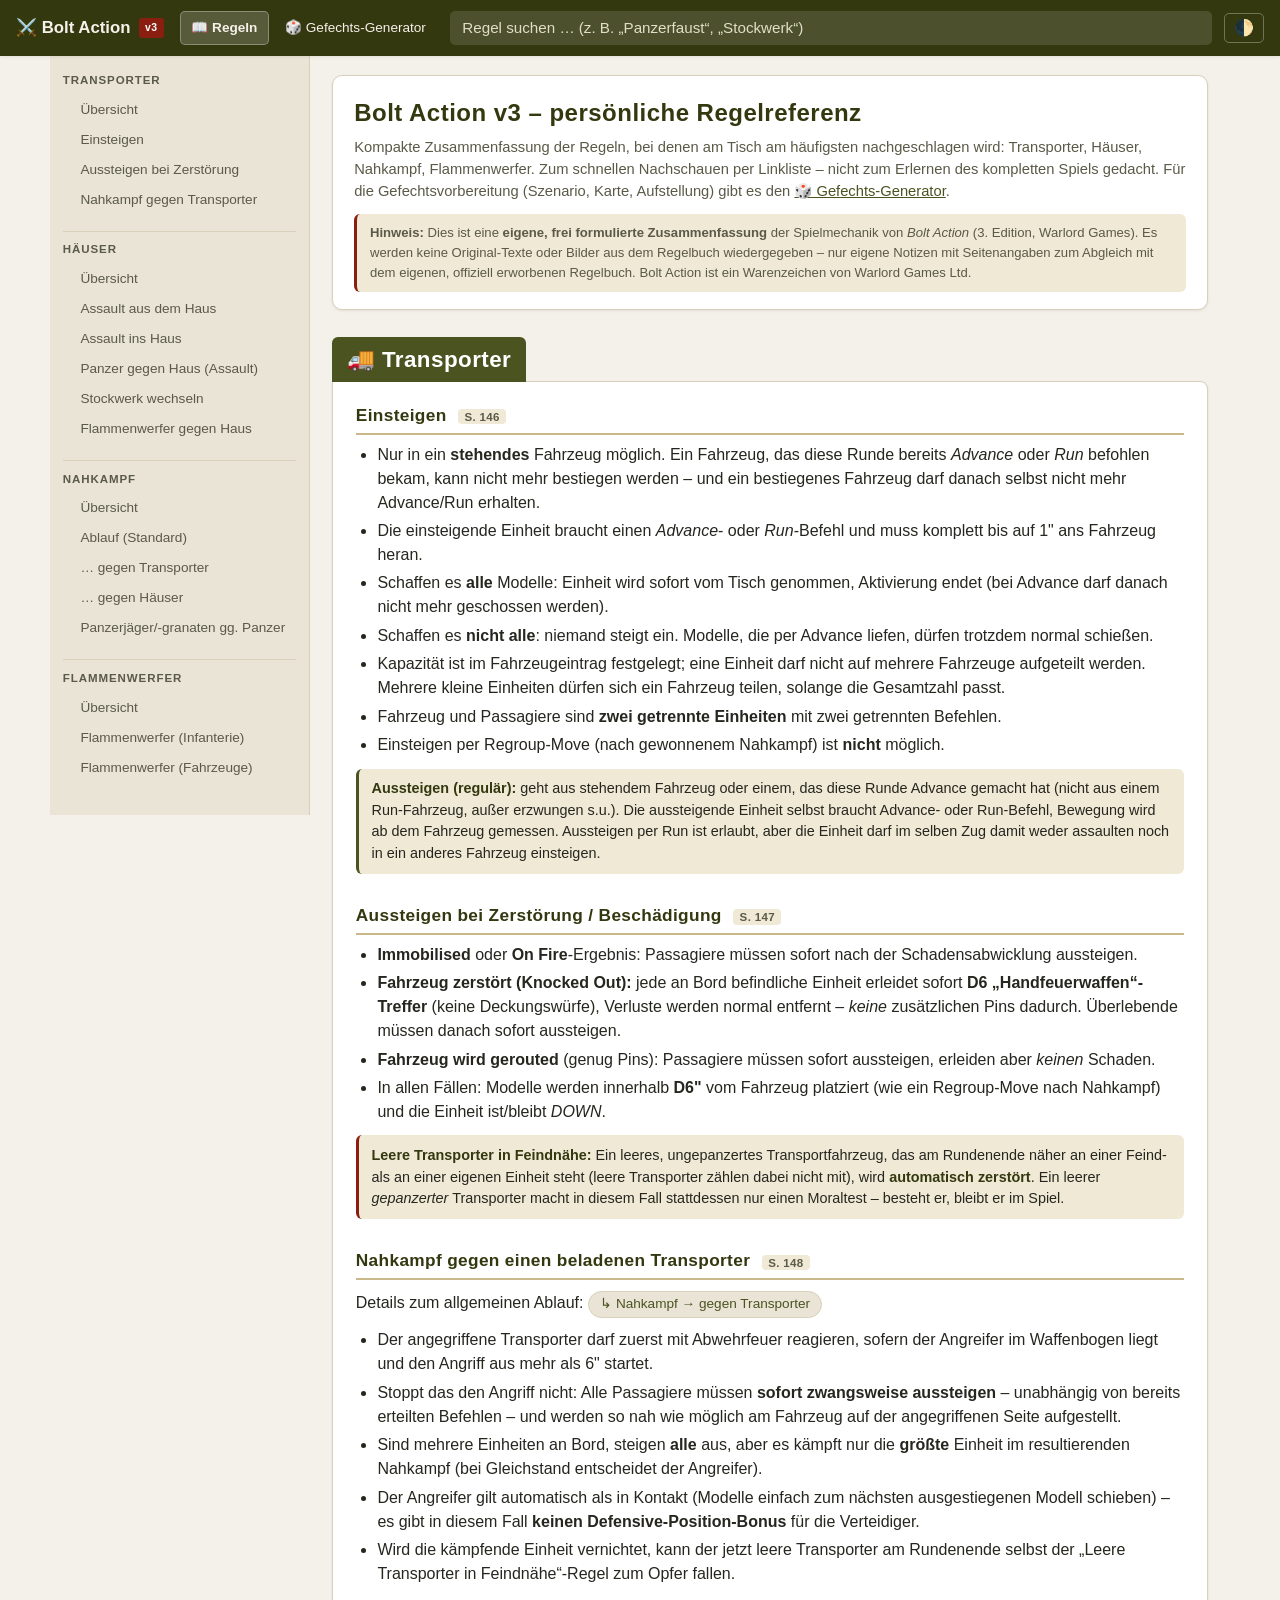
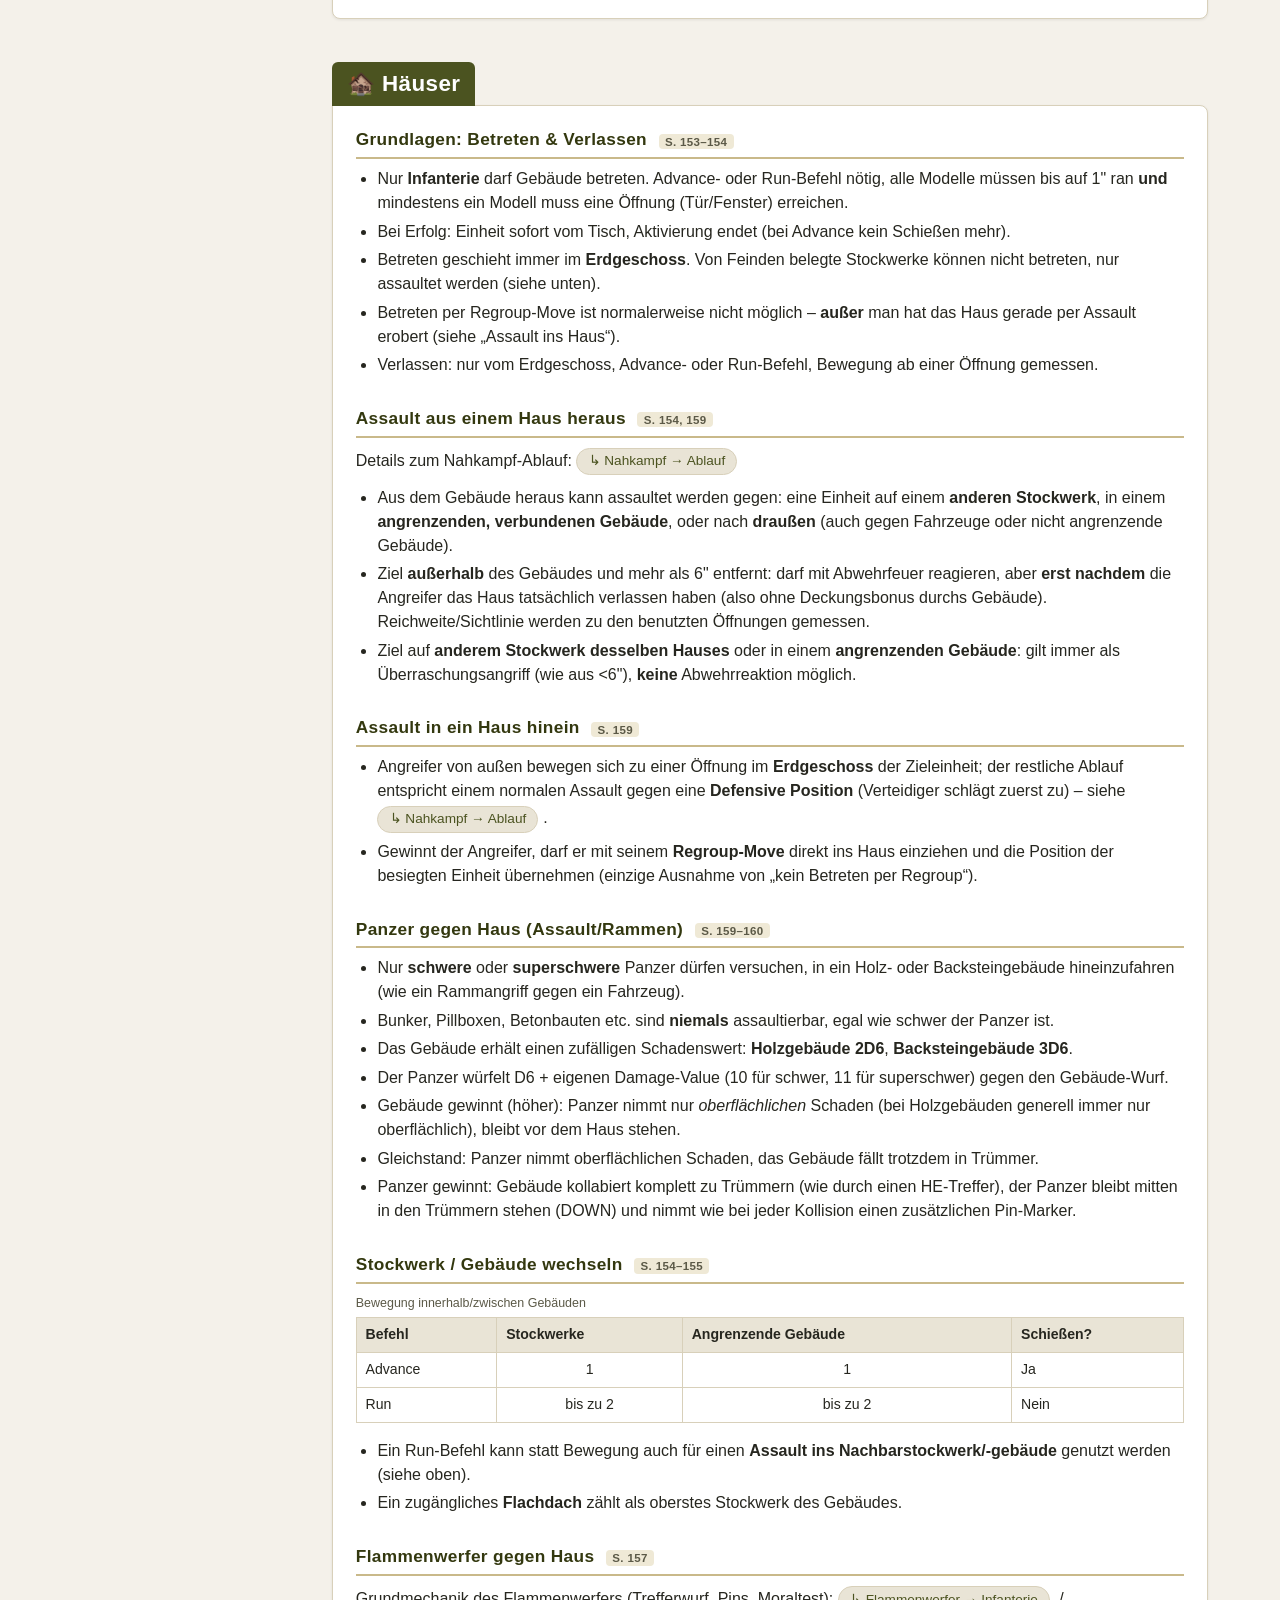
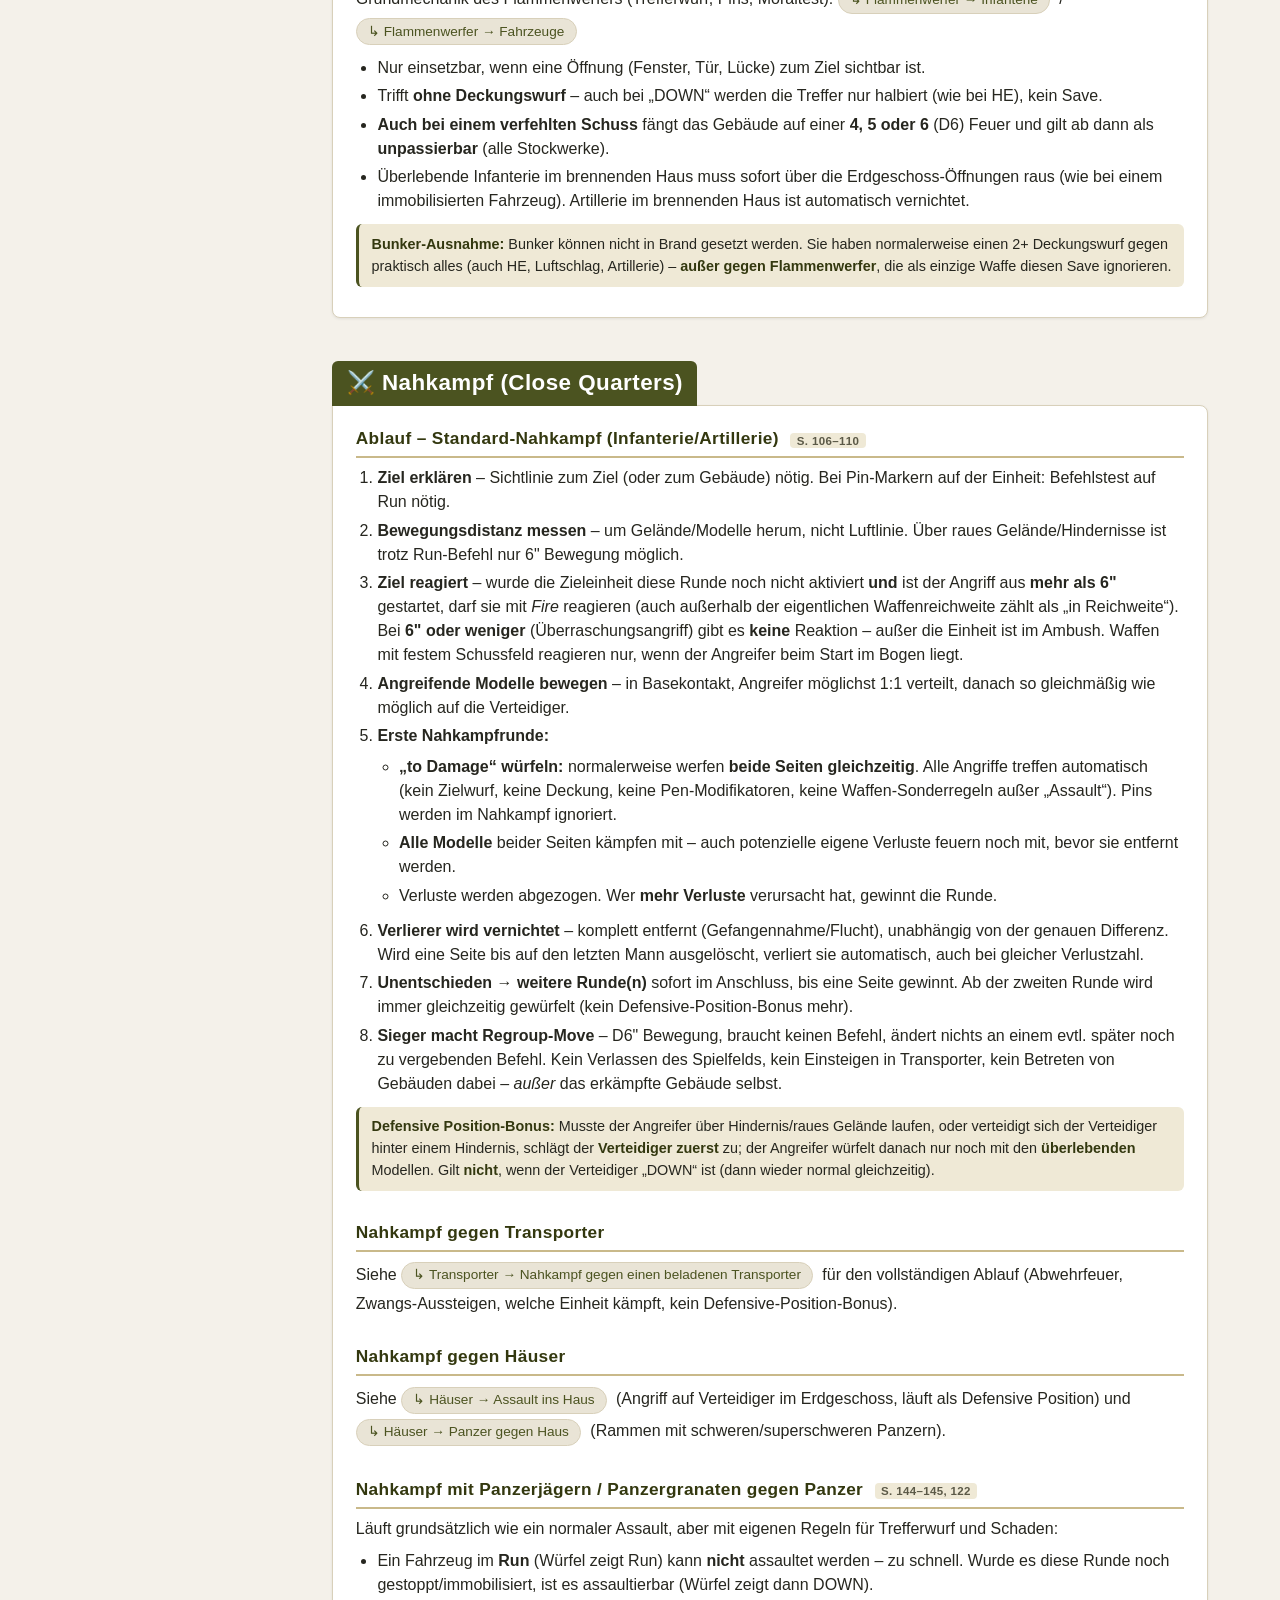
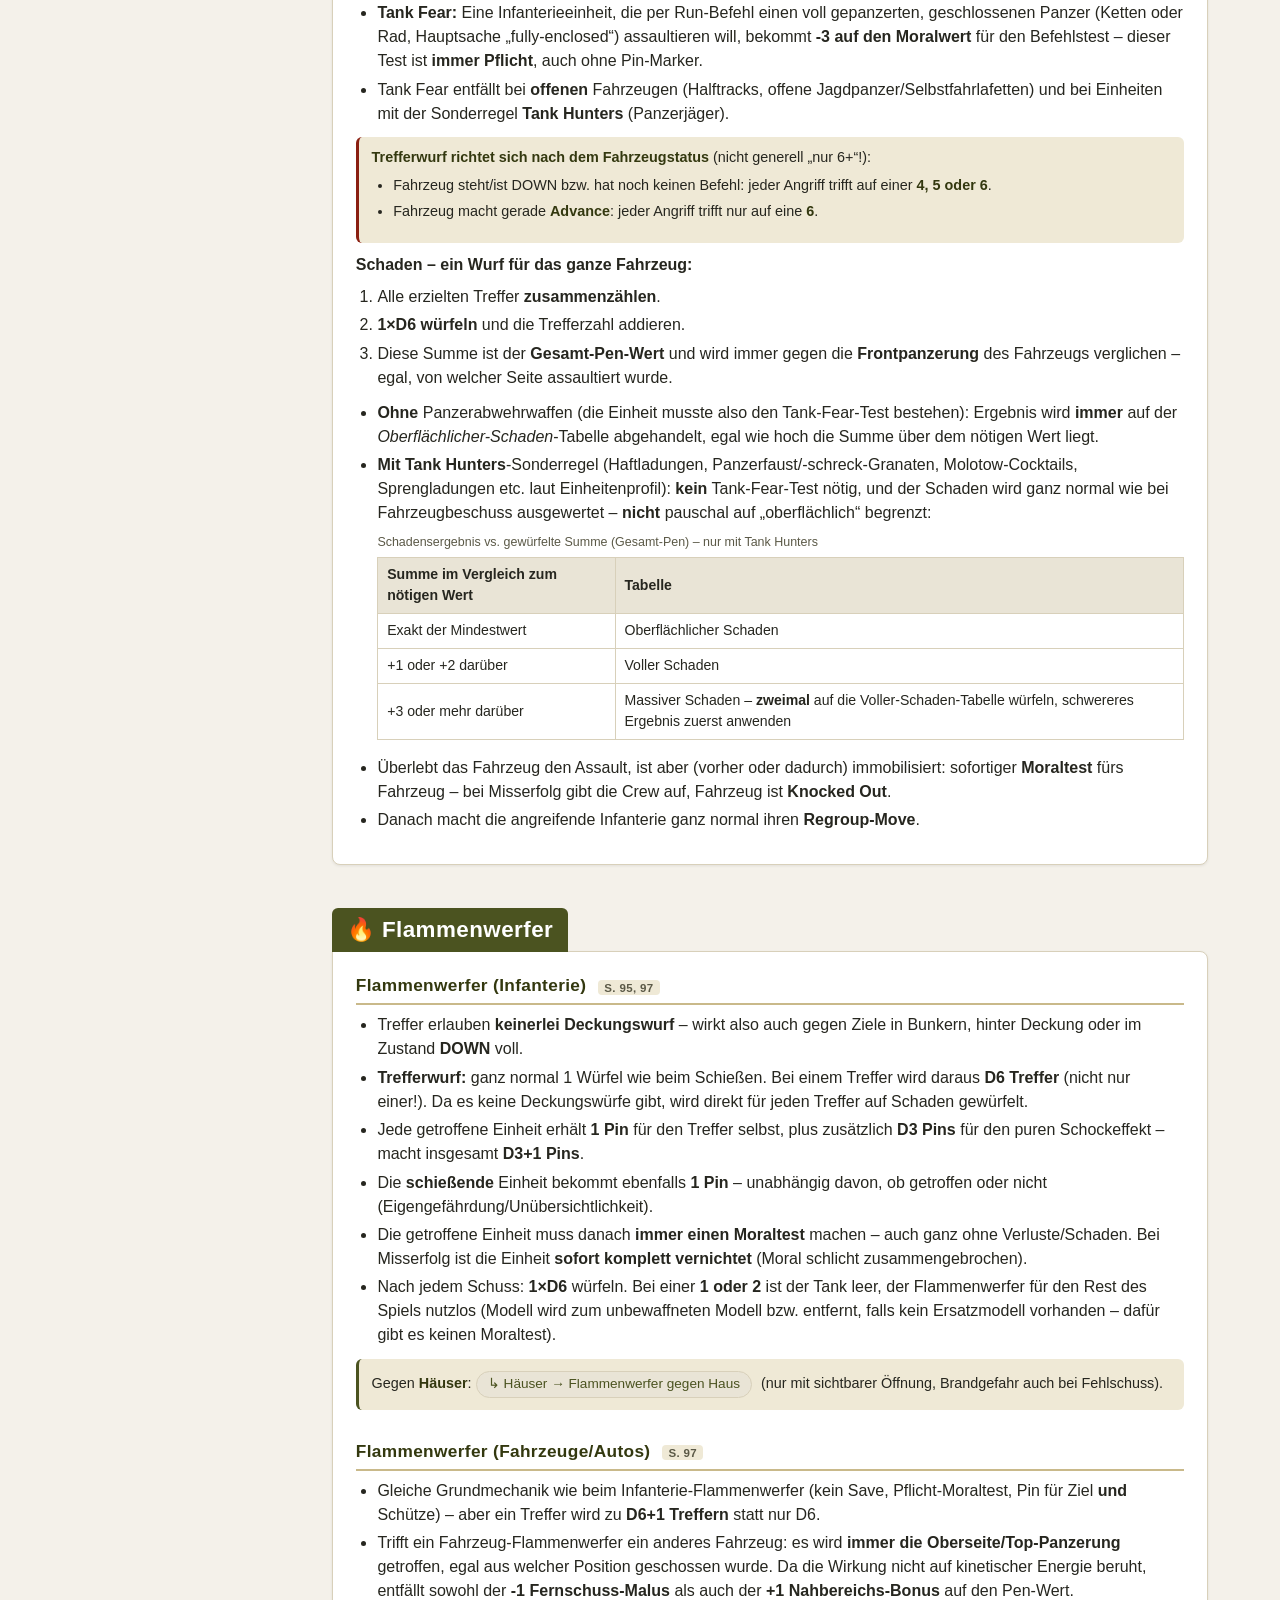
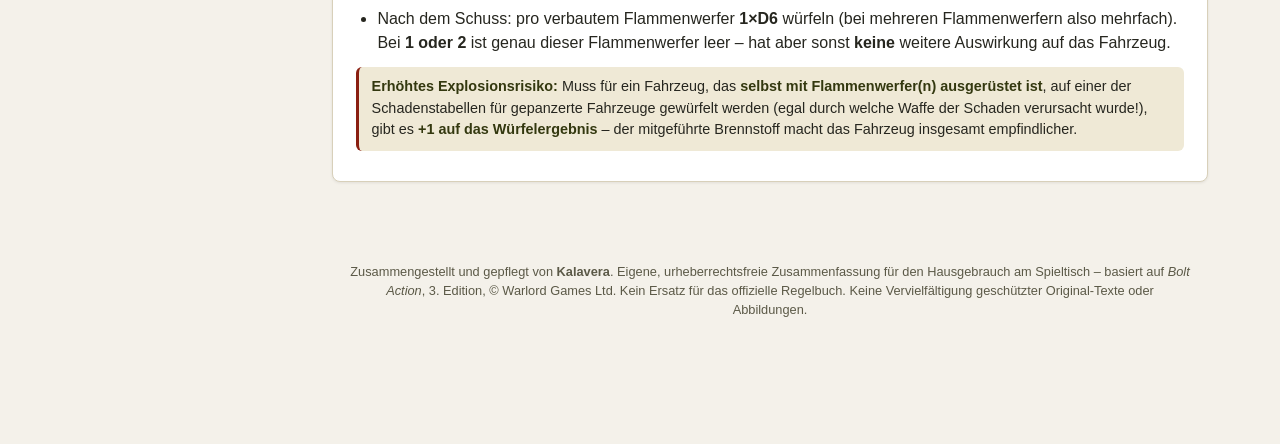
<file: index.html>
<!DOCTYPE html>
<html lang="de">
<head>
<meta charset="UTF-8">
<meta name="viewport" content="width=device-width, initial-scale=1.0">
<title>Bolt Action v3 – Regelreferenz</title>
<link rel="stylesheet" href="style.css">
</head>
<body>

<header class="topbar">
  <button class="icon-btn mobile-toc-toggle" id="tocToggle" aria-label="Inhalt umschalten" title="Inhaltsverzeichnis">☰</button>
  <span class="brand">⚔️ Bolt&nbsp;Action <span class="badge">v3</span></span>
  <nav class="siteNav">
    <a href="index.html" class="current">📖 Regeln</a>
    <a href="setup.html">🎲 Gefechts-Generator</a>
  </nav>
  <input id="search" type="search" placeholder="Regel suchen … (z. B. „Panzerfaust“, „Stockwerk“)" aria-label="Regeln durchsuchen">
  <button class="icon-btn" id="themeToggle" title="Hell/Dunkel umschalten" aria-label="Hell/Dunkel umschalten">🌓</button>
</header>

<div class="layout">
  <nav class="toc" id="toc">
    <h2>Transporter</h2>
    <ul>
      <li><a href="#transporter" class="sub" data-sec>Übersicht</a></li>
      <li><a href="#transporter-einsteigen" class="sub" data-sec>Einsteigen</a></li>
      <li><a href="#transporter-aussteigen-zerstoerung" class="sub" data-sec>Aussteigen bei Zerstörung</a></li>
      <li><a href="#transporter-nahkampf" class="sub" data-sec>Nahkampf gegen Transporter</a></li>
    </ul>
    <h2>Häuser</h2>
    <ul>
      <li><a href="#haeuser" class="sub" data-sec>Übersicht</a></li>
      <li><a href="#haeuser-assault-raus" class="sub" data-sec>Assault aus dem Haus</a></li>
      <li><a href="#haeuser-assault-rein" class="sub" data-sec>Assault ins Haus</a></li>
      <li><a href="#haeuser-panzer-assault" class="sub" data-sec>Panzer gegen Haus (Assault)</a></li>
      <li><a href="#haeuser-stockwerk" class="sub" data-sec>Stockwerk wechseln</a></li>
      <li><a href="#haeuser-flammenwerfer" class="sub" data-sec>Flammenwerfer gegen Haus</a></li>
    </ul>
    <h2>Nahkampf</h2>
    <ul>
      <li><a href="#nahkampf" class="sub" data-sec>Übersicht</a></li>
      <li><a href="#nahkampf-ablauf" class="sub" data-sec>Ablauf (Standard)</a></li>
      <li><a href="#nahkampf-transporter" class="sub" data-sec>… gegen Transporter</a></li>
      <li><a href="#nahkampf-haeuser" class="sub" data-sec>… gegen Häuser</a></li>
      <li><a href="#nahkampf-panzerjaeger" class="sub" data-sec>Panzerjäger/-granaten gg. Panzer</a></li>
    </ul>
    <h2>Flammenwerfer</h2>
    <ul>
      <li><a href="#flammenwerfer" class="sub" data-sec>Übersicht</a></li>
      <li><a href="#flammenwerfer-infanterie" class="sub" data-sec>Flammenwerfer (Infanterie)</a></li>
      <li><a href="#flammenwerfer-fahrzeuge" class="sub" data-sec>Flammenwerfer (Fahrzeuge)</a></li>
    </ul>
  </nav>

  <main id="main">
    <div class="hero">
      <h1>Bolt Action v3 – persönliche Regelreferenz</h1>
      <p>Kompakte Zusammenfassung der Regeln, bei denen am Tisch am häufigsten nachgeschlagen wird: Transporter, Häuser, Nahkampf, Flammenwerfer. Zum schnellen Nachschauen per Linkliste – nicht zum Erlernen des kompletten Spiels gedacht. Für die Gefechtsvorbereitung (Szenario, Karte, Aufstellung) gibt es den <a href="setup.html">🎲 Gefechts-Generator</a>.</p>
      <div class="disclaimer">
        <strong>Hinweis:</strong> Dies ist eine <strong>eigene, frei formulierte Zusammenfassung</strong> der Spielmechanik von <em>Bolt Action</em> (3. Edition, Warlord Games). Es werden keine Original-Texte oder Bilder aus dem Regelbuch wiedergegeben – nur eigene Notizen mit Seitenangaben zum Abgleich mit dem eigenen, offiziell erworbenen Regelbuch. Bolt Action ist ein Warenzeichen von Warlord Games Ltd.
      </div>
    </div>

    <!-- ================= TRANSPORTER ================= -->
    <section class="category" id="transporter">
      <h2>🚚 Transporter</h2>
      <div class="cat-body">

        <article class="rule" id="transporter-einsteigen">
          <h3>Einsteigen <span class="pageref">S. 146</span></h3>
          <ul>
            <li>Nur in ein <strong>stehendes</strong> Fahrzeug möglich. Ein Fahrzeug, das diese Runde bereits <em>Advance</em> oder <em>Run</em> befohlen bekam, kann nicht mehr bestiegen werden – und ein bestiegenes Fahrzeug darf danach selbst nicht mehr Advance/Run erhalten.</li>
            <li>Die einsteigende Einheit braucht einen <em>Advance</em>- oder <em>Run</em>-Befehl und muss komplett bis auf 1" ans Fahrzeug heran.</li>
            <li>Schaffen es <strong>alle</strong> Modelle: Einheit wird sofort vom Tisch genommen, Aktivierung endet (bei Advance darf danach nicht mehr geschossen werden).</li>
            <li>Schaffen es <strong>nicht alle</strong>: niemand steigt ein. Modelle, die per Advance liefen, dürfen trotzdem normal schießen.</li>
            <li>Kapazität ist im Fahrzeugeintrag festgelegt; eine Einheit darf nicht auf mehrere Fahrzeuge aufgeteilt werden. Mehrere kleine Einheiten dürfen sich ein Fahrzeug teilen, solange die Gesamtzahl passt.</li>
            <li>Fahrzeug und Passagiere sind <strong>zwei getrennte Einheiten</strong> mit zwei getrennten Befehlen.</li>
            <li>Einsteigen per Regroup-Move (nach gewonnenem Nahkampf) ist <strong>nicht</strong> möglich.</li>
          </ul>
          <div class="callout"><strong>Aussteigen (regulär):</strong> geht aus stehendem Fahrzeug oder einem, das diese Runde Advance gemacht hat (nicht aus einem Run-Fahrzeug, außer erzwungen s.u.). Die aussteigende Einheit selbst braucht Advance- oder Run-Befehl, Bewegung wird ab dem Fahrzeug gemessen. Aussteigen per Run ist erlaubt, aber die Einheit darf im selben Zug damit weder assaulten noch in ein anderes Fahrzeug einsteigen.</div>
        </article>

        <article class="rule" id="transporter-aussteigen-zerstoerung">
          <h3>Aussteigen bei Zerstörung / Beschädigung <span class="pageref">S. 147</span></h3>
          <ul>
            <li><strong>Immobilised</strong> oder <strong>On Fire</strong>-Ergebnis: Passagiere müssen sofort nach der Schadensabwicklung aussteigen.</li>
            <li><strong>Fahrzeug zerstört (Knocked Out):</strong> jede an Bord befindliche Einheit erleidet sofort <strong>D6 „Handfeuerwaffen“-Treffer</strong> (keine Deckungswürfe), Verluste werden normal entfernt – <em>keine</em> zusätzlichen Pins dadurch. Überlebende müssen danach sofort aussteigen.</li>
            <li><strong>Fahrzeug wird gerouted</strong> (genug Pins): Passagiere müssen sofort aussteigen, erleiden aber <em>keinen</em> Schaden.</li>
            <li>In allen Fällen: Modelle werden innerhalb <strong>D6"</strong> vom Fahrzeug platziert (wie ein Regroup-Move nach Nahkampf) und die Einheit ist/bleibt <em>DOWN</em>.</li>
          </ul>
          <div class="callout warn"><strong>Leere Transporter in Feindnähe:</strong> Ein leeres, ungepanzertes Transportfahrzeug, das am Rundenende näher an einer Feind- als an einer eigenen Einheit steht (leere Transporter zählen dabei nicht mit), wird <strong>automatisch zerstört</strong>. Ein leerer <em>gepanzerter</em> Transporter macht in diesem Fall stattdessen nur einen Moraltest – besteht er, bleibt er im Spiel.</div>
        </article>

        <article class="rule" id="transporter-nahkampf">
          <h3>Nahkampf gegen einen beladenen Transporter <span class="pageref">S. 148</span></h3>
          <p>Details zum allgemeinen Ablauf: <a class="xref" href="#nahkampf-transporter">Nahkampf → gegen Transporter</a></p>
          <ul>
            <li>Der angegriffene Transporter darf zuerst mit Abwehrfeuer reagieren, sofern der Angreifer im Waffenbogen liegt und den Angriff aus mehr als 6" startet.</li>
            <li>Stoppt das den Angriff nicht: Alle Passagiere müssen <strong>sofort zwangsweise aussteigen</strong> – unabhängig von bereits erteilten Befehlen – und werden so nah wie möglich am Fahrzeug auf der angegriffenen Seite aufgestellt.</li>
            <li>Sind mehrere Einheiten an Bord, steigen <strong>alle</strong> aus, aber es kämpft nur die <strong>größte</strong> Einheit im resultierenden Nahkampf (bei Gleichstand entscheidet der Angreifer).</li>
            <li>Der Angreifer gilt automatisch als in Kontakt (Modelle einfach zum nächsten ausgestiegenen Modell schieben) – es gibt in diesem Fall <strong>keinen Defensive-Position-Bonus</strong> für die Verteidiger.</li>
            <li>Wird die kämpfende Einheit vernichtet, kann der jetzt leere Transporter am Rundenende selbst der „Leere Transporter in Feindnähe“-Regel zum Opfer fallen.</li>
          </ul>
        </article>

      </div>
    </section>

    <!-- ================= HÄUSER ================= -->
    <section class="category" id="haeuser">
      <h2>🏚️ Häuser</h2>
      <div class="cat-body">

        <article class="rule" id="haeuser-basics">
          <h3>Grundlagen: Betreten &amp; Verlassen <span class="pageref">S. 153–154</span></h3>
          <ul>
            <li>Nur <strong>Infanterie</strong> darf Gebäude betreten. Advance- oder Run-Befehl nötig, alle Modelle müssen bis auf 1" ran <strong>und</strong> mindestens ein Modell muss eine Öffnung (Tür/Fenster) erreichen.</li>
            <li>Bei Erfolg: Einheit sofort vom Tisch, Aktivierung endet (bei Advance kein Schießen mehr).</li>
            <li>Betreten geschieht immer im <strong>Erdgeschoss</strong>. Von Feinden belegte Stockwerke können nicht betreten, nur assaultet werden (siehe unten).</li>
            <li>Betreten per Regroup-Move ist normalerweise nicht möglich – <strong>außer</strong> man hat das Haus gerade per Assault erobert (siehe „Assault ins Haus“).</li>
            <li>Verlassen: nur vom Erdgeschoss, Advance- oder Run-Befehl, Bewegung ab einer Öffnung gemessen.</li>
          </ul>
        </article>

        <article class="rule" id="haeuser-assault-raus">
          <h3>Assault aus einem Haus heraus <span class="pageref">S. 154, 159</span></h3>
          <p>Details zum Nahkampf-Ablauf: <a class="xref" href="#nahkampf-ablauf">Nahkampf → Ablauf</a></p>
          <ul>
            <li>Aus dem Gebäude heraus kann assaultet werden gegen: eine Einheit auf einem <strong>anderen Stockwerk</strong>, in einem <strong>angrenzenden, verbundenen Gebäude</strong>, oder nach <strong>draußen</strong> (auch gegen Fahrzeuge oder nicht angrenzende Gebäude).</li>
            <li>Ziel <strong>außerhalb</strong> des Gebäudes und mehr als 6" entfernt: darf mit Abwehrfeuer reagieren, aber <strong>erst nachdem</strong> die Angreifer das Haus tatsächlich verlassen haben (also ohne Deckungsbonus durchs Gebäude). Reichweite/Sichtlinie werden zu den benutzten Öffnungen gemessen.</li>
            <li>Ziel auf <strong>anderem Stockwerk desselben Hauses</strong> oder in einem <strong>angrenzenden Gebäude</strong>: gilt immer als Überraschungsangriff (wie aus &lt;6"), <strong>keine</strong> Abwehrreaktion möglich.</li>
          </ul>
        </article>

        <article class="rule" id="haeuser-assault-rein">
          <h3>Assault in ein Haus hinein <span class="pageref">S. 159</span></h3>
          <ul>
            <li>Angreifer von außen bewegen sich zu einer Öffnung im <strong>Erdgeschoss</strong> der Zieleinheit; der restliche Ablauf entspricht einem normalen Assault gegen eine <strong>Defensive Position</strong> (Verteidiger schlägt zuerst zu) – siehe <a class="xref" href="#nahkampf-ablauf">Nahkampf → Ablauf</a>.</li>
            <li>Gewinnt der Angreifer, darf er mit seinem <strong>Regroup-Move</strong> direkt ins Haus einziehen und die Position der besiegten Einheit übernehmen (einzige Ausnahme von „kein Betreten per Regroup“).</li>
          </ul>
        </article>

        <article class="rule" id="haeuser-panzer-assault">
          <h3>Panzer gegen Haus (Assault/Rammen) <span class="pageref">S. 159–160</span></h3>
          <ul>
            <li>Nur <strong>schwere</strong> oder <strong>superschwere</strong> Panzer dürfen versuchen, in ein Holz- oder Backsteingebäude hineinzufahren (wie ein Rammangriff gegen ein Fahrzeug).</li>
            <li>Bunker, Pillboxen, Betonbauten etc. sind <strong>niemals</strong> assaultierbar, egal wie schwer der Panzer ist.</li>
            <li>Das Gebäude erhält einen zufälligen Schadenswert: <strong>Holzgebäude 2D6</strong>, <strong>Backsteingebäude 3D6</strong>.</li>
            <li>Der Panzer würfelt D6 + eigenen Damage-Value (10 für schwer, 11 für superschwer) gegen den Gebäude-Wurf.</li>
            <li>Gebäude gewinnt (höher): Panzer nimmt nur <em>oberflächlichen</em> Schaden (bei Holzgebäuden generell immer nur oberflächlich), bleibt vor dem Haus stehen.</li>
            <li>Gleichstand: Panzer nimmt oberflächlichen Schaden, das Gebäude fällt trotzdem in Trümmer.</li>
            <li>Panzer gewinnt: Gebäude kollabiert komplett zu Trümmern (wie durch einen HE-Treffer), der Panzer bleibt mitten in den Trümmern stehen (DOWN) und nimmt wie bei jeder Kollision einen zusätzlichen Pin-Marker.</li>
          </ul>
        </article>

        <article class="rule" id="haeuser-stockwerk">
          <h3>Stockwerk / Gebäude wechseln <span class="pageref">S. 154–155</span></h3>
          <table class="ref">
            <caption>Bewegung innerhalb/zwischen Gebäuden</caption>
            <thead><tr><th>Befehl</th><th>Stockwerke</th><th>Angrenzende Gebäude</th><th>Schießen?</th></tr></thead>
            <tbody>
              <tr><td>Advance</td><td class="num">1</td><td class="num">1</td><td>Ja</td></tr>
              <tr><td>Run</td><td class="num">bis zu 2</td><td class="num">bis zu 2</td><td>Nein</td></tr>
            </tbody>
          </table>
          <ul>
            <li>Ein Run-Befehl kann statt Bewegung auch für einen <strong>Assault ins Nachbarstockwerk/-gebäude</strong> genutzt werden (siehe oben).</li>
            <li>Ein zugängliches <strong>Flachdach</strong> zählt als oberstes Stockwerk des Gebäudes.</li>
          </ul>
        </article>

        <article class="rule" id="haeuser-flammenwerfer">
          <h3>Flammenwerfer gegen Haus <span class="pageref">S. 157</span></h3>
          <p>Grundmechanik des Flammenwerfers (Trefferwurf, Pins, Moraltest): <a class="xref" href="#flammenwerfer-infanterie">Flammenwerfer → Infanterie</a> / <a class="xref" href="#flammenwerfer-fahrzeuge">Flammenwerfer → Fahrzeuge</a></p>
          <ul>
            <li>Nur einsetzbar, wenn eine Öffnung (Fenster, Tür, Lücke) zum Ziel sichtbar ist.</li>
            <li>Trifft <strong>ohne Deckungswurf</strong> – auch bei „DOWN“ werden die Treffer nur halbiert (wie bei HE), kein Save.</li>
            <li><strong>Auch bei einem verfehlten Schuss</strong> fängt das Gebäude auf einer <strong>4, 5 oder 6</strong> (D6) Feuer und gilt ab dann als <strong>unpassierbar</strong> (alle Stockwerke).</li>
            <li>Überlebende Infanterie im brennenden Haus muss sofort über die Erdgeschoss-Öffnungen raus (wie bei einem immobilisierten Fahrzeug). Artillerie im brennenden Haus ist automatisch vernichtet.</li>
          </ul>
          <div class="callout"><strong>Bunker-Ausnahme:</strong> Bunker können nicht in Brand gesetzt werden. Sie haben normalerweise einen 2+ Deckungswurf gegen praktisch alles (auch HE, Luftschlag, Artillerie) – <strong>außer gegen Flammenwerfer</strong>, die als einzige Waffe diesen Save ignorieren.</div>
        </article>

      </div>
    </section>

    <!-- ================= NAHKAMPF ================= -->
    <section class="category" id="nahkampf">
      <h2>⚔️ Nahkampf (Close Quarters)</h2>
      <div class="cat-body">

        <article class="rule" id="nahkampf-ablauf">
          <h3>Ablauf – Standard-Nahkampf (Infanterie/Artillerie) <span class="pageref">S. 106–110</span></h3>
          <ol>
            <li><strong>Ziel erklären</strong> – Sichtlinie zum Ziel (oder zum Gebäude) nötig. Bei Pin-Markern auf der Einheit: Befehlstest auf Run nötig.</li>
            <li><strong>Bewegungsdistanz messen</strong> – um Gelände/Modelle herum, nicht Luftlinie. Über raues Gelände/Hindernisse ist trotz Run-Befehl nur 6" Bewegung möglich.</li>
            <li><strong>Ziel reagiert</strong> – wurde die Zieleinheit diese Runde noch nicht aktiviert <strong>und</strong> ist der Angriff aus <strong>mehr als 6"</strong> gestartet, darf sie mit <em>Fire</em> reagieren (auch außerhalb der eigentlichen Waffenreichweite zählt als „in Reichweite“). Bei <strong>6" oder weniger</strong> (Überraschungsangriff) gibt es <strong>keine</strong> Reaktion – außer die Einheit ist im Ambush. Waffen mit festem Schussfeld reagieren nur, wenn der Angreifer beim Start im Bogen liegt.</li>
            <li><strong>Angreifende Modelle bewegen</strong> – in Basekontakt, Angreifer möglichst 1:1 verteilt, danach so gleichmäßig wie möglich auf die Verteidiger.</li>
            <li><strong>Erste Nahkampfrunde:</strong>
              <ul>
                <li><strong>„to Damage“ würfeln:</strong> normalerweise werfen <strong>beide Seiten gleichzeitig</strong>. Alle Angriffe treffen automatisch (kein Zielwurf, keine Deckung, keine Pen-Modifikatoren, keine Waffen-Sonderregeln außer „Assault“). Pins werden im Nahkampf ignoriert.</li>
                <li><strong>Alle Modelle</strong> beider Seiten kämpfen mit – auch potenzielle eigene Verluste feuern noch mit, bevor sie entfernt werden.</li>
                <li>Verluste werden abgezogen. Wer <strong>mehr Verluste</strong> verursacht hat, gewinnt die Runde.</li>
              </ul>
            </li>
            <li><strong>Verlierer wird vernichtet</strong> – komplett entfernt (Gefangennahme/Flucht), unabhängig von der genauen Differenz. Wird eine Seite bis auf den letzten Mann ausgelöscht, verliert sie automatisch, auch bei gleicher Verlustzahl.</li>
            <li><strong>Unentschieden → weitere Runde(n)</strong> sofort im Anschluss, bis eine Seite gewinnt. Ab der zweiten Runde wird immer gleichzeitig gewürfelt (kein Defensive-Position-Bonus mehr).</li>
            <li><strong>Sieger macht Regroup-Move</strong> – D6" Bewegung, braucht keinen Befehl, ändert nichts an einem evtl. später noch zu vergebenden Befehl. Kein Verlassen des Spielfelds, kein Einsteigen in Transporter, kein Betreten von Gebäuden dabei – <em>außer</em> das erkämpfte Gebäude selbst.</li>
          </ol>
          <div class="callout"><strong>Defensive Position-Bonus:</strong> Musste der Angreifer über Hindernis/raues Gelände laufen, oder verteidigt sich der Verteidiger hinter einem Hindernis, schlägt der <strong>Verteidiger zuerst</strong> zu; der Angreifer würfelt danach nur noch mit den <strong>überlebenden</strong> Modellen. Gilt <strong>nicht</strong>, wenn der Verteidiger „DOWN“ ist (dann wieder normal gleichzeitig).</div>
        </article>

        <article class="rule" id="nahkampf-transporter">
          <h3>Nahkampf gegen Transporter</h3>
          <p>Siehe <a class="xref" href="#transporter-nahkampf">Transporter → Nahkampf gegen einen beladenen Transporter</a> für den vollständigen Ablauf (Abwehrfeuer, Zwangs-Aussteigen, welche Einheit kämpft, kein Defensive-Position-Bonus).</p>
        </article>

        <article class="rule" id="nahkampf-haeuser">
          <h3>Nahkampf gegen Häuser</h3>
          <p>Siehe <a class="xref" href="#haeuser-assault-rein">Häuser → Assault ins Haus</a> (Angriff auf Verteidiger im Erdgeschoss, läuft als Defensive Position) und <a class="xref" href="#haeuser-panzer-assault">Häuser → Panzer gegen Haus</a> (Rammen mit schweren/superschweren Panzern).</p>
        </article>

        <article class="rule" id="nahkampf-panzerjaeger">
          <h3>Nahkampf mit Panzerjägern / Panzergranaten gegen Panzer <span class="pageref">S. 144–145, 122</span></h3>
          <p>Läuft grundsätzlich wie ein normaler Assault, aber mit eigenen Regeln für Trefferwurf und Schaden:</p>
          <ul>
            <li>Ein Fahrzeug im <strong>Run</strong> (Würfel zeigt Run) kann <strong>nicht</strong> assaultet werden – zu schnell. Wurde es diese Runde noch gestoppt/immobilisiert, ist es assaultierbar (Würfel zeigt dann DOWN).</li>
            <li><strong>Tank Fear:</strong> Eine Infanterieeinheit, die per Run-Befehl einen voll gepanzerten, geschlossenen Panzer (Ketten oder Rad, Hauptsache „fully-enclosed“) assaultieren will, bekommt <strong>-3 auf den Moralwert</strong> für den Befehlstest – dieser Test ist <strong>immer Pflicht</strong>, auch ohne Pin-Marker.</li>
            <li>Tank Fear entfällt bei <strong>offenen</strong> Fahrzeugen (Halftracks, offene Jagdpanzer/Selbstfahrlafetten) und bei Einheiten mit der Sonderregel <strong>Tank Hunters</strong> (Panzerjäger).</li>
          </ul>
          <div class="callout warn">
            <strong>Trefferwurf richtet sich nach dem Fahrzeugstatus</strong> (nicht generell „nur 6+“!):
            <ul style="margin-top:.4rem;">
              <li>Fahrzeug steht/ist DOWN bzw. hat noch keinen Befehl: jeder Angriff trifft auf einer <strong>4, 5 oder 6</strong>.</li>
              <li>Fahrzeug macht gerade <strong>Advance</strong>: jeder Angriff trifft nur auf eine <strong>6</strong>.</li>
            </ul>
          </div>
          <p><strong>Schaden – ein Wurf für das ganze Fahrzeug:</strong></p>
          <ol>
            <li>Alle erzielten Treffer <strong>zusammenzählen</strong>.</li>
            <li><strong>1×D6 würfeln</strong> und die Trefferzahl addieren.</li>
            <li>Diese Summe ist der <strong>Gesamt-Pen-Wert</strong> und wird immer gegen die <strong>Frontpanzerung</strong> des Fahrzeugs verglichen – egal, von welcher Seite assaultiert wurde.</li>
          </ol>
          <ul>
            <li><strong>Ohne</strong> Panzerabwehrwaffen (die Einheit musste also den Tank-Fear-Test bestehen): Ergebnis wird <strong>immer</strong> auf der <em>Oberflächlicher-Schaden</em>-Tabelle abgehandelt, egal wie hoch die Summe über dem nötigen Wert liegt.</li>
            <li><strong>Mit Tank Hunters</strong>-Sonderregel (Haftladungen, Panzerfaust/-schreck-Granaten, Molotow-Cocktails, Sprengladungen etc. laut Einheitenprofil): <strong>kein</strong> Tank-Fear-Test nötig, und der Schaden wird ganz normal wie bei Fahrzeugbeschuss ausgewertet – <strong>nicht</strong> pauschal auf „oberflächlich“ begrenzt:
              <table class="ref" style="margin-top:.5rem;">
                <caption>Schadensergebnis vs. gewürfelte Summe (Gesamt-Pen) – nur mit Tank Hunters</caption>
                <thead><tr><th>Summe im Vergleich zum nötigen Wert</th><th>Tabelle</th></tr></thead>
                <tbody>
                  <tr><td>Exakt der Mindestwert</td><td>Oberflächlicher Schaden</td></tr>
                  <tr><td>+1 oder +2 darüber</td><td>Voller Schaden</td></tr>
                  <tr><td>+3 oder mehr darüber</td><td>Massiver Schaden – <strong>zweimal</strong> auf die Voller-Schaden-Tabelle würfeln, schwereres Ergebnis zuerst anwenden</td></tr>
                </tbody>
              </table>
            </li>
            <li>Überlebt das Fahrzeug den Assault, ist aber (vorher oder dadurch) immobilisiert: sofortiger <strong>Moraltest</strong> fürs Fahrzeug – bei Misserfolg gibt die Crew auf, Fahrzeug ist <strong>Knocked Out</strong>.</li>
            <li>Danach macht die angreifende Infanterie ganz normal ihren <strong>Regroup-Move</strong>.</li>
          </ul>
        </article>

      </div>
    </section>

    <!-- ================= FLAMMENWERFER ================= -->
    <section class="category" id="flammenwerfer">
      <h2>🔥 Flammenwerfer</h2>
      <div class="cat-body">

        <article class="rule" id="flammenwerfer-infanterie">
          <h3>Flammenwerfer (Infanterie) <span class="pageref">S. 95, 97</span></h3>
          <ul>
            <li>Treffer erlauben <strong>keinerlei Deckungswurf</strong> – wirkt also auch gegen Ziele in Bunkern, hinter Deckung oder im Zustand <strong>DOWN</strong> voll.</li>
            <li><strong>Trefferwurf:</strong> ganz normal 1 Würfel wie beim Schießen. Bei einem Treffer wird daraus <strong>D6 Treffer</strong> (nicht nur einer!). Da es keine Deckungswürfe gibt, wird direkt für jeden Treffer auf Schaden gewürfelt.</li>
            <li>Jede getroffene Einheit erhält <strong>1 Pin</strong> für den Treffer selbst, plus zusätzlich <strong>D3 Pins</strong> für den puren Schockeffekt – macht insgesamt <strong>D3+1 Pins</strong>.</li>
            <li>Die <strong>schießende</strong> Einheit bekommt ebenfalls <strong>1 Pin</strong> – unabhängig davon, ob getroffen oder nicht (Eigengefährdung/Unübersichtlichkeit).</li>
            <li>Die getroffene Einheit muss danach <strong>immer einen Moraltest</strong> machen – auch ganz ohne Verluste/Schaden. Bei Misserfolg ist die Einheit <strong>sofort komplett vernichtet</strong> (Moral schlicht zusammengebrochen).</li>
            <li>Nach jedem Schuss: <strong>1×D6</strong> würfeln. Bei einer <strong>1 oder 2</strong> ist der Tank leer, der Flammenwerfer für den Rest des Spiels nutzlos (Modell wird zum unbewaffneten Modell bzw. entfernt, falls kein Ersatzmodell vorhanden – dafür gibt es keinen Moraltest).</li>
          </ul>
          <div class="callout">Gegen <strong>Häuser</strong>: <a class="xref" href="#haeuser-flammenwerfer">Häuser → Flammenwerfer gegen Haus</a> (nur mit sichtbarer Öffnung, Brandgefahr auch bei Fehlschuss).</div>
        </article>

        <article class="rule" id="flammenwerfer-fahrzeuge">
          <h3>Flammenwerfer (Fahrzeuge/Autos) <span class="pageref">S. 97</span></h3>
          <ul>
            <li>Gleiche Grundmechanik wie beim Infanterie-Flammenwerfer (kein Save, Pflicht-Moraltest, Pin für Ziel <strong>und</strong> Schütze) – aber ein Treffer wird zu <strong>D6+1 Treffern</strong> statt nur D6.</li>
            <li>Trifft ein Fahrzeug-Flammenwerfer ein anderes Fahrzeug: es wird <strong>immer die Oberseite/Top-Panzerung</strong> getroffen, egal aus welcher Position geschossen wurde. Da die Wirkung nicht auf kinetischer Energie beruht, entfällt sowohl der <strong>-1 Fernschuss-Malus</strong> als auch der <strong>+1 Nahbereichs-Bonus</strong> auf den Pen-Wert.</li>
            <li>Nach dem Schuss: pro verbautem Flammenwerfer <strong>1×D6</strong> würfeln (bei mehreren Flammenwerfern also mehrfach). Bei <strong>1 oder 2</strong> ist genau dieser Flammenwerfer leer – hat aber sonst <strong>keine</strong> weitere Auswirkung auf das Fahrzeug.</li>
          </ul>
          <div class="callout warn"><strong>Erhöhtes Explosionsrisiko:</strong> Muss für ein Fahrzeug, das <strong>selbst mit Flammenwerfer(n) ausgerüstet ist</strong>, auf einer der Schadenstabellen für gepanzerte Fahrzeuge gewürfelt werden (egal durch welche Waffe der Schaden verursacht wurde!), gibt es <strong>+1 auf das Würfelergebnis</strong> – der mitgeführte Brennstoff macht das Fahrzeug insgesamt empfindlicher.</div>
        </article>

      </div>
    </section>

    <div class="no-results hidden-by-search" id="noResults">Keine Treffer für diese Suche.</div>

    <footer>
      <p>Zusammengestellt und gepflegt von <strong>Kalavera</strong>. Eigene, urheberrechtsfreie Zusammenfassung für den Hausgebrauch am Spieltisch – basiert auf <em>Bolt Action</em>, 3. Edition, © Warlord Games Ltd. Kein Ersatz für das offizielle Regelbuch. Keine Vervielfältigung geschützter Original-Texte oder Abbildungen.</p>
    </footer>
  </main>
</div>

<script>
(function(){
  // Theme toggle
  var root = document.documentElement;
  var themeBtn = document.getElementById('themeToggle');
  try{
    var saved = localStorage.getItem('ba-theme');
    if(saved) root.setAttribute('data-theme', saved);
  }catch(e){}
  themeBtn.addEventListener('click', function(){
    var current = root.getAttribute('data-theme');
    var isDark = current ? current === 'dark' : matchMedia('(prefers-color-scheme: dark)').matches;
    var next = isDark ? 'light' : 'dark';
    root.setAttribute('data-theme', next);
    try{ localStorage.setItem('ba-theme', next); }catch(e){}
  });

  // Mobile TOC toggle
  var toc = document.getElementById('toc');
  var tocToggle = document.getElementById('tocToggle');
  tocToggle.addEventListener('click', function(){
    toc.classList.toggle('open');
  });
  toc.querySelectorAll('a').forEach(function(a){
    a.addEventListener('click', function(){ toc.classList.remove('open'); });
  });

  // Active link highlight on scroll
  var sections = Array.prototype.slice.call(document.querySelectorAll('article.rule, section.category'));
  var links = Array.prototype.slice.call(document.querySelectorAll('nav.toc a[data-sec]'));
  function onScroll(){
    var scrollPos = window.scrollY + 90;
    var current = null;
    sections.forEach(function(sec){
      if(sec.offsetTop <= scrollPos) current = sec.id;
    });
    links.forEach(function(a){
      a.classList.toggle('active', a.getAttribute('href') === '#' + current);
    });
  }
  document.addEventListener('scroll', onScroll, {passive:true});
  onScroll();

  // Search / filter
  var search = document.getElementById('search');
  var articles = Array.prototype.slice.call(document.querySelectorAll('article.rule'));
  var categories = Array.prototype.slice.call(document.querySelectorAll('section.category'));
  var noResults = document.getElementById('noResults');

  function clearMarks(el){
    el.querySelectorAll('mark').forEach(function(m){
      var parent = m.parentNode;
      parent.replaceChild(document.createTextNode(m.textContent), m);
      parent.normalize();
    });
  }
  function markText(el, term){
    var walker = document.createTreeWalker(el, NodeFilter.SHOW_TEXT, null);
    var nodes = [];
    var n;
    while(n = walker.nextNode()) nodes.push(n);
    nodes.forEach(function(node){
      var idx = node.nodeValue.toLowerCase().indexOf(term);
      if(idx === -1) return;
      var span = document.createElement('span');
      var before = node.nodeValue.slice(0, idx);
      var match = node.nodeValue.slice(idx, idx + term.length);
      var after = node.nodeValue.slice(idx + term.length);
      span.appendChild(document.createTextNode(before));
      var mark = document.createElement('mark');
      mark.textContent = match;
      span.appendChild(mark);
      span.appendChild(document.createTextNode(after));
      node.parentNode.replaceChild(span, node);
    });
  }

  search.addEventListener('input', function(){
    var term = search.value.trim().toLowerCase();
    articles.forEach(function(a){ clearMarks(a); });

    if(!term){
      articles.forEach(function(a){ a.classList.remove('hidden-by-search'); });
      categories.forEach(function(c){ c.classList.remove('hidden-by-search'); });
      noResults.classList.add('hidden-by-search');
      return;
    }

    var anyVisible = false;
    categories.forEach(function(cat){
      var catArticles = cat.querySelectorAll('article.rule');
      var catHasMatch = false;
      catArticles.forEach(function(a){
        var text = a.textContent.toLowerCase();
        if(text.indexOf(term) !== -1){
          a.classList.remove('hidden-by-search');
          markText(a, term);
          catHasMatch = true;
          anyVisible = true;
        } else {
          a.classList.add('hidden-by-search');
        }
      });
      cat.classList.toggle('hidden-by-search', !catHasMatch);
    });
    noResults.classList.toggle('hidden-by-search', anyVisible);
  });
})();
</script>

</body>
</html>
</file>
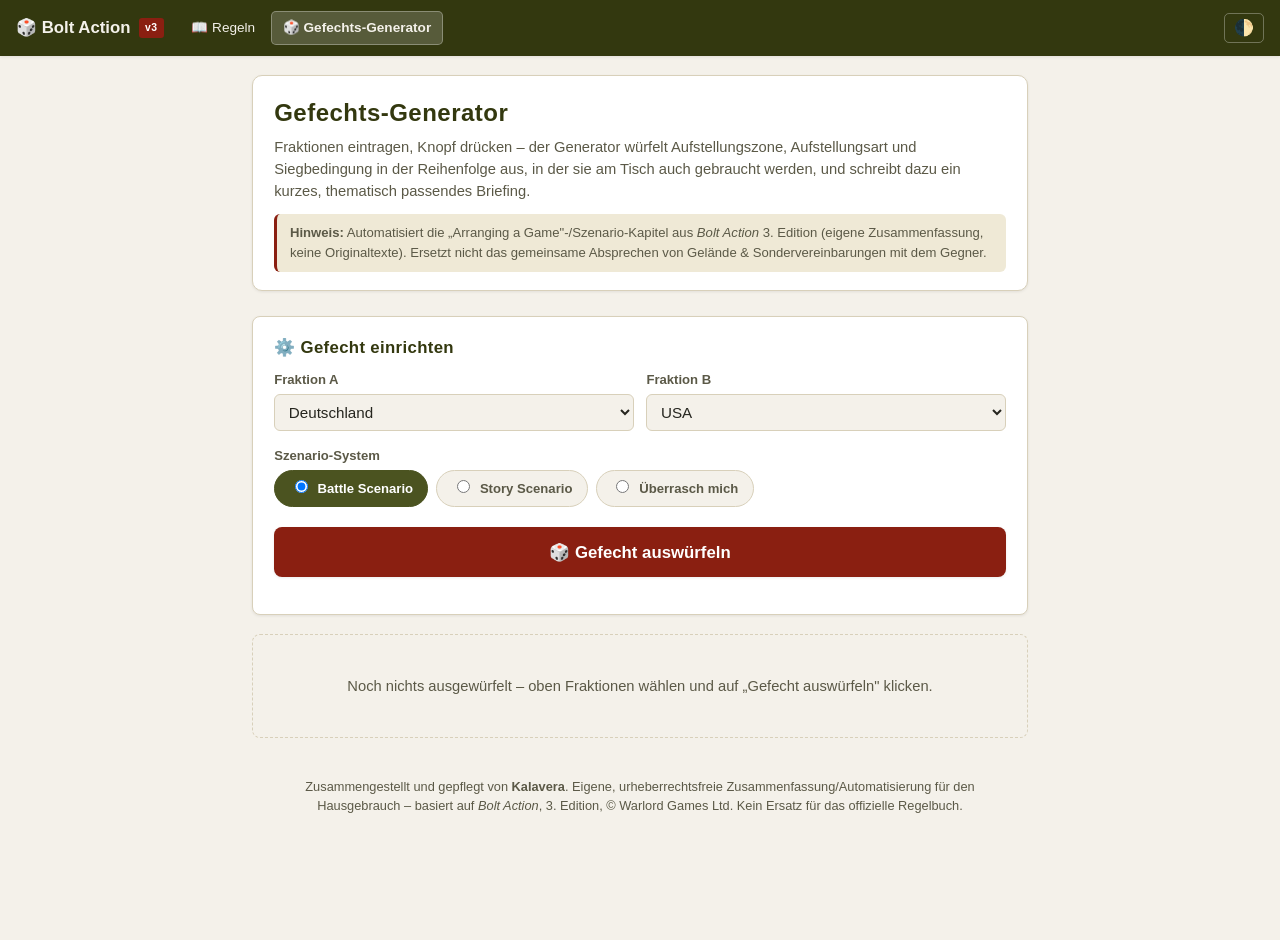
<file: setup.html>
<!DOCTYPE html>
<html lang="de">
<head>
<meta charset="UTF-8">
<meta name="viewport" content="width=device-width, initial-scale=1.0">
<title>Bolt Action v3 – Gefechts-Generator</title>
<link rel="stylesheet" href="style.css">
</head>
<body>

<header class="topbar">
  <span class="brand">🎲 Bolt&nbsp;Action <span class="badge">v3</span></span>
  <nav class="siteNav">
    <a href="index.html">📖 Regeln</a>
    <a href="setup.html" class="current">🎲 Gefechts-Generator</a>
  </nav>
  <span style="flex:1"></span>
  <button class="icon-btn" id="themeToggle" title="Hell/Dunkel umschalten" aria-label="Hell/Dunkel umschalten">🌓</button>
</header>

<div class="layout single">
  <main id="main">
    <div class="hero">
      <h1>Gefechts-Generator</h1>
      <p>Fraktionen eintragen, Knopf drücken – der Generator würfelt Aufstellungszone, Aufstellungsart und Siegbedingung in der Reihenfolge aus, in der sie am Tisch auch gebraucht werden, und schreibt dazu ein kurzes, thematisch passendes Briefing.</p>
      <div class="disclaimer">
        <strong>Hinweis:</strong> Automatisiert die „Arranging a Game"-/Szenario-Kapitel aus <em>Bolt Action</em> 3. Edition (eigene Zusammenfassung, keine Originaltexte). Ersetzt nicht das gemeinsame Absprechen von Gelände &amp; Sondervereinbarungen mit dem Gegner.
      </div>
    </div>

    <div class="result-card">
      <h3>⚙️ Gefecht einrichten</h3>
      <div class="gen-grid">
        <div class="field">
          <label for="factionA">Fraktion A</label>
          <select id="factionA"></select>
        </div>
        <div class="field">
          <label for="factionB">Fraktion B</label>
          <select id="factionB"></select>
        </div>
      </div>
      <div class="gen-grid" id="customNames" style="display:none;">
        <div class="field">
          <label for="customA">Eigener Name Fraktion A</label>
          <input type="text" id="customA" placeholder="z. B. Freies Frankreich">
        </div>
        <div class="field">
          <label for="customB">Eigener Name Fraktion B</label>
          <input type="text" id="customB" placeholder="z. B. Polen">
        </div>
      </div>

      <div class="field">
        <label>Szenario-System</label>
        <div class="radio-row" id="systemRadios">
          <label class="radio-pill"><input type="radio" name="system" value="battle" checked> Battle Scenario</label>
          <label class="radio-pill"><input type="radio" name="system" value="story"> Story Scenario</label>
          <label class="radio-pill"><input type="radio" name="system" value="random"> Überrasch mich</label>
        </div>
      </div>

      <button class="roll-btn" id="rollAll">🎲 Gefecht auswürfeln</button>
      <button class="roll-btn secondary" id="rerollBrief" style="display:none;">✍️ Nur Briefing neu würfeln</button>
    </div>

    <div id="output">
      <div class="placeholder-hint">Noch nichts ausgewürfelt – oben Fraktionen wählen und auf „Gefecht auswürfeln" klicken.</div>
    </div>

    <footer>
      <p>Zusammengestellt und gepflegt von <strong>Kalavera</strong>. Eigene, urheberrechtsfreie Zusammenfassung/Automatisierung für den Hausgebrauch – basiert auf <em>Bolt Action</em>, 3. Edition, © Warlord Games Ltd. Kein Ersatz für das offizielle Regelbuch.</p>
    </footer>
  </main>
</div>

<script>
(function(){
  "use strict";

  /* ---------------- Theme toggle (shared behaviour with index.html) ---------------- */
  var root = document.documentElement;
  var themeBtn = document.getElementById('themeToggle');
  try{
    var saved = localStorage.getItem('ba-theme');
    if(saved) root.setAttribute('data-theme', saved);
  }catch(e){}
  themeBtn.addEventListener('click', function(){
    var current = root.getAttribute('data-theme');
    var isDark = current ? current === 'dark' : matchMedia('(prefers-color-scheme: dark)').matches;
    var next = isDark ? 'light' : 'dark';
    root.setAttribute('data-theme', next);
    try{ localStorage.setItem('ba-theme', next); }catch(e){}
  });

  /* ---------------- Dice helpers ---------------- */
  function rollDie(sides){ return Math.floor(Math.random()*sides)+1; }
  function pick(arr){ return arr[Math.floor(Math.random()*arr.length)]; }
  function dieHtml(value, title, meaning){
    return '<div class="die"><div class="face">'+value+'</div><div class="label"><b>'+title+'</b>'+meaning+'</div></div>';
  }
  // Roll-off between two named sides; re-rolls on a tie. Returns the winner's name plus both rolls.
  function rollOff(nameA, nameB){
    var a, b;
    do{ a = rollDie(6); b = rollDie(6); } while(a === b);
    return {a:a, b:b, winnerName: a > b ? nameA : nameB, loserName: a > b ? nameB : nameA};
  }
  function truncate(s, n){ return s.length > n ? s.slice(0, n-1)+'…' : s; }

  /* ---------------- Faction data ---------------- */
  var FACTIONS = [
    {id:'de', name:'Deutschland'},
    {id:'it', name:'Italien'},
    {id:'us', name:'USA'},
    {id:'gb', name:'Großbritannien'},
    {id:'su', name:'Sowjetunion'},
    {id:'jp', name:'Japan'},
    {id:'other', name:'Andere / eigene Fraktion …'}
  ];

  var THEATRES = {
    'de-gb': {name:'Westfront &amp; Nordafrika', years:[1940,1945], locs:['der Normandie-Bocage','den Ardennen','El Alamein','Arnhem','dem Rheinland','Tunesien','Monte Cassino','der Cotentin-Halbinsel']},
    'de-us': {name:'Westfront', years:[1942,1945], locs:['der Normandie','dem Hürtgenwald','den Ardennen','Tunesien','dem Rheinland','Omaha Beach','der Siegfried-Linie']},
    'de-su': {name:'Ostfront', years:[1941,1945], locs:['den Weiten vor Kursk','den Trümmern von Stalingrad','der Weichsel-Front','Minsk','den Vororten von Berlin','Charkow','der Seelower Höhen']},
    'su-jp': {name:'Mandschurei-Grenzkonflikt', years:[1939,1945], locs:['Chalchin Gol','der mandschurischen Grenze','den Höhen am Chasan-See']},
    'us-jp': {name:'Pazifik', years:[1941,1945], locs:['Guadalcanal','Tarawa','Iwo Jima','Okinawa','den Philippinen','Peleliu','Saipan']},
    'gb-jp': {name:'Burma &amp; Malaya', years:[1941,1945], locs:['dem Dschungel Burmas','Kohima','Singapur','dem Irrawaddy','der Admin Box']},
    'de-it': {name:'Italien nach dem Waffenstillstand', years:[1943,1945], locs:['der Gustav-Linie','Monte Cassino','der Gotenlinie','den Abruzzen','Norditalien']},
    'gb-it': {name:'Nordafrika &amp; Italien', years:[1940,1945], locs:['der Cyrenaika','Tobruk','El Alamein','Sizilien','Monte Cassino','der Gustav-Linie']},
    'it-us': {name:'Nordafrika, Sizilien &amp; Italien', years:[1942,1945], locs:['Tunesien','Sizilien','Salerno','Anzio','Monte Cassino']},
    'it-su': {name:'Ostfront (Italienisches Expeditionskorps)', years:[1941,1943], locs:['dem Don-Bogen','der Ukraine','dem Stalingrader Umland']}
  };
  var GENERIC_LOCS = ['einem namenlosen Frontabschnitt','einer zerschossenen Kleinstadt','den Resten eines Bauerndorfs','einer strategisch wichtigen Straßenkreuzung','einem verlassenen Bahnhofsgelände'];
  var ENVIRONMENTS = ['Stadt/Ortschaft (Ruinen, Straßenzüge)','Ackerland mit Hecken (Bocage)','Wald &amp; Hügelland','Küstenabschnitt mit Dünen','Fluss- und Brückenkopf-Gelände','Winter/Schnee','Wüste','Dschungel'];
  var ENV_BY_THEATRE = {
    'de-gb': ['Stadt/Ortschaft (Ruinen, Straßenzüge)','Ackerland mit Hecken (Bocage)','Wüste','Küstenabschnitt mit Dünen'],
    'de-us': ['Ackerland mit Hecken (Bocage)','Wald &amp; Hügelland','Winter/Schnee','Fluss- und Brückenkopf-Gelände'],
    'de-su': ['Winter/Schnee','Stadt/Ortschaft (Ruinen, Straßenzüge)','Wald &amp; Hügelland','Fluss- und Brückenkopf-Gelände'],
    'us-jp': ['Dschungel','Küstenabschnitt mit Dünen'],
    'gb-jp': ['Dschungel','Fluss- und Brückenkopf-Gelände'],
    'su-jp': ['Wald &amp; Hügelland','Ackerland mit Hecken (Bocage)'],
    'de-it': ['Wald &amp; Hügelland','Stadt/Ortschaft (Ruinen, Straßenzüge)','Winter/Schnee'],
    'gb-it': ['Wüste','Wald &amp; Hügelland','Stadt/Ortschaft (Ruinen, Straßenzüge)'],
    'it-us': ['Wüste','Küstenabschnitt mit Dünen','Wald &amp; Hügelland'],
    'it-su': ['Winter/Schnee','Ackerland mit Hecken (Bocage)']
  };

  function theatreKey(a, b){
    var k1 = a+'-'+b, k2 = b+'-'+a;
    if(THEATRES[k1]) return k1;
    if(THEATRES[k2]) return k2;
    return null;
  }

  /* ---------------- Battle Scenario data ---------------- */
  var DEPLOY_ZONES = [
    {min:1, max:3, name:'Long Edges (lange Kanten)', desc:'Jeder sitzt an einer langen Kante. Die eigene Aufstellungszone reicht 12" von der eigenen Kante in den Tisch hinein; der Rest bis zur Tischmitte bleibt neutral – dort darf zu Beginn niemand aufgestellt werden.', svg:'edges'},
    {min:4, max:6, name:'Quarters (Viertel)', desc:'Der Tisch wird geviertelt. Jeder bekommt genau ein Viertel als Aufstellungszone, das dem des Gegners diagonal gegenüberliegt – die beiden übrigen Viertel bleiben ungenutzt. Ein Kreis mit 12" Radius um die Tischmitte bleibt zusätzlich in jedem Viertel neutral.', svg:'quarters'}
  ];
  var DEPLOY_TYPES = [
    {min:1, max:3, key:'meeting', name:'Meeting Engagement',
     desc:'Zu Beginn steht <strong>nichts</strong> auf dem Tisch (außer Infiltrators/Spotter, siehe unten). Der Gewinner eines Losentscheids erklärt zuerst, wie viele Einheiten (bis zur Hälfte, abgerundet) in Reserve bleiben, sowie Infiltrators-/Transport-Zuordnung – danach der Gegner. Alle übrigen Einheiten bilden die „erste Welle" und <strong>müssen</strong> in Runde 1 vom eigenen Rand aus mit Advance/Run auf den Tisch (kein Befehlstest nötig, aber kein Assault möglich).'},
    {min:4, max:5, key:'prepared', name:'Prepared Positions',
     desc:'Wie bei Meeting Engagement dürfen bis zur Hälfte (abgerundet) der Einheiten in Reserve. Alle übrigen, nicht transportierten/infiltrierenden Einheiten werden aber <strong>vor</strong> Rundenbeginn komplett aufgestellt: pro aufzustellender Einheit einen Orderwürfel in den Beutel, ziehen und die zugehörige Einheit aufstellen – bis der Beutel leer ist.'},
    {min:6, max:6, key:'fog', name:'Fog of War',
     desc:'<strong>Mindestens</strong> die Hälfte (aufgerundet!) der Einheiten muss in Reserve. Der Rest wird wie bei Prepared Positions nacheinander aufgestellt. <strong>Kein Ausflankieren</strong> möglich – dafür dürfen alle Reserven von <strong>jeder beliebigen</strong> Tischkante her ins Spiel kommen, nicht nur vom eigenen Rand.'}
  ];
  var BATTLE_VICTORY = [
    {roll:1, name:'Seek and Destroy', closing:'die Vernichtung feindlicher Kräfte auf offenem Feld',
     obj:'Beide Seiten wollen dem Gegner maximalen Schaden zufügen und dabei die eigenen Kräfte erhalten.',
     win:'1 Siegpunkt pro zerstörter gegnerischer Einheit. 2+ Punkte Vorsprung am Ende = klarer Sieg, sonst Unentschieden.'},
    {roll:2, name:'Key Positions', closing:'mehrere verstreute Schlüsselstellungen im Gelände',
     obj:'Strategisch wichtige Positionen einnehmen und bis zum Schluss halten.',
     win:'D3+4 Marker werden abwechselnd platziert (&gt;12" zueinander, &gt;6" vom Tischrand). Kontrolle = eigene Infanterie-/Artillerieeinheit &lt;3" dran, kein Feind &lt;3" dran. Wer am Ende mehr Marker hält, gewinnt – sonst Unentschieden.',
     extra:function(){ return {label:'Anzahl Objective-Marker', value:rollDie(3)+4, meaning:'(D3+4) → so viele Marker werden verdeckt platziert'}; }},
    {roll:3, name:'Breakthrough', closing:'den Durchbruch durch die gegnerischen Linien',
     obj:'So viele eigene Einheiten wie möglich über die gegnerische Aufstellungskante hinausbringen.',
     win:'3 Punkte je Einheit, die die gegnerische Tischkante verlässt; 1 Punkt je eigener Einheit komplett in der gegnerischen Zone am Spielende. 2+ Punkte Vorsprung = Sieg.',
     note:'⚠️ In diesem Szenario sind <strong>keine Reserven</strong> erlaubt – wurde oben bei der Aufstellungsart „Fog of War" gewürfelt, muss diese neu gewürfelt werden.'},
    {roll:4, name:'Top Secret', closing:'einen abgestürzten Kurier mit brisanten Geheimdokumenten',
     obj:'Ein abgestürztes Kurierflugzeug hat einen Aktenkoffer mit Geheimdokumenten verloren – er liegt in der Tischmitte (zählt als unpassierbares Gelände).',
     win:'Eine Infanterie-Einheit berührt/betritt den Koffer per Advance/Run und trägt ihn fortan mit sich. Trägereinheit komplett vernichtet → Koffer bleibt liegen; im Nahkampf verloren → geht an den Sieger. Bringt eine Einheit den Koffer über die <strong>eigene</strong> Aufstellungskante hinaus, endet das Spiel sofort mit ihrem Sieg – sonst Unentschieden.',
     note:'Alle Einheiten (auch Infiltrators) müssen anfangs &gt;12" vom Koffer entfernt aufgestellt werden.'},
    {roll:5, name:'Demolition', closing:'die gegenseitige Zerstörung der rückwärtigen Stützpunkte',
     obj:'Die gegnerische Feldbasis zerstören und gleichzeitig die eigene verteidigen.',
     win:'Verlierer eines Losentscheids platziert seine Basis zuerst (eigene Zone, ≤20" von der Mittellinie), dann der Gegner. Rundenende: 1 Würfel pro eigener nicht-DOWN Infanterie-/Artillerieeinheit &lt;3" an der gegn. Basis, auf 4+ ist sie zerstört. Wer zuerst die gegnerische Basis zerstört und die eigene noch steht, gewinnt sofort. Fallen beide gleichzeitig: Unentschieden.',
     note:'Alle Einheiten müssen &gt;18" von der gegnerischen Basis entfernt aufgestellt werden.'},
    {roll:6, name:'Hold Until Relieved', closing:'ein strategisch wichtiges Bauwerk in der Mitte des Geländes',
     obj:'Ein strategisches Ziel in der Tischmitte erobern und bis zum Spielende halten.',
     win:'Kontrolle wie bei Key Positions (eigene Einheit &lt;3", kein Feind &lt;3"). Wer am Spielende kontrolliert, gewinnt – sonst Unentschieden.'}
  ];

  var STORY_SCENARIOS = [
    {id:1, name:'Envelopment', closing:'die Einkesselung der gegnerischen Stellung',
     deployment:'Verteidiger wählt eine lange Kante, stellt mindestens die Hälfte seiner Einheiten dort auf (Hidden Deployment erlaubt), Rest in Reserve. Angreifer stellt anfangs nichts auf und meldet mindestens die Hälfte seiner Armee als „erste Welle" (Rest Reserve). <strong>Kein Ausflankieren</strong> für Reserven in diesem Szenario.',
     objective:'Angreifer will möglichst viele Einheiten in die/durch die gegnerische Zone bringen (darf bewusst über die gegnerische Kante hinausziehen); Verteidiger will das verhindern.',
     bombardment:'normal',
     firstTurn:'Angreifer muss die komplette erste Welle in Runde 1 hereinbringen (Advance/Run, kein Befehlstest nötig).',
     duration:'Ende Runde 6: Wurf 1–3 = Spielende, 4–6 = eine weitere Runde.',
     victory:'Angreifer: 1 Punkt je zerstörter Einheit, 2 Punkte je eigener Einheit in der gegnerischen Zone, 3 Punkte je Einheit über die gegnerische Kante hinaus. Verteidiger: 2 Punkte je zerstörter Angreifer-Einheit. 2+ Punkte Vorsprung = klarer Sieg, sonst Unentschieden.'},
    {id:2, name:'Manhunt', closing:'die Jagd auf einen hochrangigen Offizier',
     deployment:'Verteidiger wählt eine lange Kante und stellt die Hälfte seiner Einheiten (abgerundet) innerhalb 12" der Tischmitte auf (Hidden Deployment erlaubt) – der ranghöchste Offizier <strong>muss</strong> dabei sein, Fahrzeuge nach Möglichkeit in Reserve. Angreifer meldet die Hälfte seiner Einheiten (aufgerundet) als erste Welle, Rest Reserve.',
     objective:'Der Angreifer will den ranghöchsten gegnerischen Offizier in einem Nahkampf ausschalten (gleichrangig mehrfach vorhanden → teuerstes Team ist das Ziel).',
     bombardment:'manhunt',
     firstTurn:'Erste Welle muss in Runde 1 herein (Advance/Run, kein Befehlstest). Reserven im Verlauf: dürfen von jeder Tischkante herein außer der, von der zuletzt eine gegnerische Reserve kam.',
     duration:'Ende Runde 7: Wurf 1–3 = Spielende, 4–6 = eine weitere Runde – oder sofort, wenn der Offizier fällt/gefangen wird.',
     victory:'Fällt der Offizier im Nahkampf: Angreifer gewinnt. Lebt er am Spielende noch: Verteidiger gewinnt. Stirbt er auf andere Weise (z. B. durch Beschuss): Unentschieden.'},
    {id:3, name:'Point Defence', closing:'drei umkämpfte Schlüsselstellungen',
     deployment:'Verteidiger wählt lange Kante, stellt mindestens die Hälfte seiner Einheiten dort auf (Hidden Deployment erlaubt) und legt <strong>drei</strong> Ziele in der eigenen Zone fest (je &gt;6" von der eigenen Kante, alle &gt;24" zueinander). Angreifer meldet mindestens die Hälfte als erste Welle, Rest Reserve.',
     objective:'Angreifer will alle drei Ziele erobern, Verteidiger will das verhindern. Alle Ziele gehören zu Spielbeginn dem Verteidiger, unabhängig von der Truppenlage.',
     bombardment:'normal',
     firstTurn:'Erste Welle muss in Runde 1 herein (Advance/Run, kein Befehlstest).',
     duration:'Ende Runde 6: Wurf 1–3 = Spielende, 4–6 = eine weitere Runde.',
     victory:'Angreifer hält 2 oder 3 Ziele → Angreifer gewinnt. Hält er genau 1 → Unentschieden. Hält er keins → Verteidiger gewinnt. Kontrolle: eigene Infanterie-/Artillerieeinheit (oder Transport mit einer solchen) &lt;3" dran, kein Feind &lt;3".'},
    {id:4, name:'Land Grab', closing:'die Kontrolle über mehrere Geländeabschnitte',
     deployment:'Tisch in Viertel geteilt. Gewinner des Losentscheids wählt eine lange Seite <em>und</em> ein Viertel darauf, erklärt Reserven (bis zur Hälfte, abgerundet). Gegner bekommt das diagonal gegenüberliegende Viertel und erklärt ebenfalls Reserven. Aufstellung abwechselnd per gezogenem Orderwürfel, jeweils &gt;12" von der Tischmitte, Hidden Deployment erlaubt. <strong>Kein Ausflankieren</strong> in diesem Szenario.',
     objective:'Beide Seiten wollen so viele Tischviertel wie möglich für sich beanspruchen und dem Gegner Schaden zufügen.',
     bombardment:'both',
     firstTurn:'Keine Vorgabe – normaler Rundenablauf ab Runde 1 (keine erzwungene erste Welle, da bereits komplett aufgestellt wurde).',
     duration:'Ende Runde 6: Wurf 1–3 = Spielende, 4–6 weitere Runde; danach ggf. Ende Runde 7 dieselbe Probe erneut.',
     victory:'1 Punkt je zerstörter gegnerischer Einheit. 1 Punkt je eigener Einheit komplett in einem der beiden neutralen Viertel, 3 Punkte je eigener Einheit komplett im gegnerischen Viertel. 2+ Punkte Vorsprung = klarer Sieg, sonst Unentschieden.',
     zoneShape:'quarters', noAttackerDefender:true},
    {id:5, name:'Surrounded!', closing:'die Vernichtung der eingeschlossenen Verteidiger',
     deployment:'Verteidiger stellt die Hälfte seiner Einheiten (abgerundet) innerhalb 12" der Tischmitte auf (Hidden Deployment erlaubt), Rest in Reserve. Angreifer meldet die Hälfte (aufgerundet) als erste Welle, Rest Reserve.',
     objective:'Beide Seiten wollen den Gegner vernichten und dabei die eigenen Kräfte erhalten – klassische Vernichtungsschlacht rund um den eingeschlossenen Verteidiger.',
     bombardment:'normal',
     firstTurn:'Angreifer muss die komplette erste Welle in Runde 1 hereinbringen (Advance/Run, kein Befehlstest). Reserven im Verlauf: dürfen von jeder Tischkante herein außer der, von der zuletzt eine gegnerische Reserve kam.',
     duration:'Ende Runde 6: Wurf 1–3 = Spielende, 4–6 = eine weitere Runde.',
     victory:'1 Punkt je zerstörter gegnerischer Einheit. 2+ Punkte Vorsprung = klarer Sieg, sonst Unentschieden.'}
  ];

  var BOMBARD_TABLE = [
    {r:'1', e:'Weit daneben – keine Wirkung.'},
    {r:'2–3', e:'Knapp daneben – Ziel erhält 1 Pin.'},
    {r:'4–5', e:'Volltreffer nah dran – Ziel erhält 2 Pins.'},
    {r:'6', e:'Volltreffer – Ziel erhält 2 Pins <strong>und</strong> einen automatischen Treffer mit +3 Pen (gilt als indirektes Feuer, trifft Fahrzeuge immer auf der Oberseite).'}
  ];

  /* ---------------- UI: populate faction selects ---------------- */
  var selA = document.getElementById('factionA');
  var selB = document.getElementById('factionB');
  FACTIONS.forEach(function(f){
    var oA = document.createElement('option'); oA.value = f.id; oA.textContent = f.name; selA.appendChild(oA);
    var oB = document.createElement('option'); oB.value = f.id; oB.textContent = f.name; selB.appendChild(oB);
  });
  selB.value = 'us';

  function updateCustomNames(){
    var showA = selA.value === 'other', showB = selB.value === 'other';
    document.getElementById('customNames').style.display = (showA || showB) ? 'grid' : 'none';
  }
  selA.addEventListener('change', updateCustomNames);
  selB.addEventListener('change', updateCustomNames);

  document.querySelectorAll('#systemRadios input').forEach(function(r){
    r.addEventListener('change', function(){
      document.querySelectorAll('#systemRadios .radio-pill').forEach(function(p){ p.classList.remove('checked'); });
      r.closest('.radio-pill').classList.add('checked');
    });
  });
  document.querySelector('#systemRadios .radio-pill').classList.add('checked');

  function factionLabel(sel, customInput){
    if(sel.value === 'other'){
      var v = customInput.value.trim();
      return v || 'Unbekannte Streitmacht';
    }
    return FACTIONS.filter(function(x){ return x.id === sel.value; })[0].name;
  }

  /* ---------------- SVG deployment diagrams (mirror the rulebook maps on p.169) ----------------
     Table is drawn landscape (long/6' edges = top & bottom, short/4' edges = left & right),
     since players deploy behind a LONG edge. Deployment zones are only 12" deep from the
     player's own edge, with a neutral no-man's-land in between down to the table middle line. */
  function svgEdges(nameWinner, nameOther, winnerOnTop){
    var W = 240, H = 168, zoneH = 42; // zone depth ≈ 12" of the table's 48" (4') width
    var topName = winnerOnTop ? nameWinner : nameOther;
    var botName = winnerOnTop ? nameOther : nameWinner;
    var topFill = winnerOnTop ? 'var(--olive)' : 'var(--tan)';
    var botFill = winnerOnTop ? 'var(--tan)' : 'var(--olive)';
    var topTextFill = winnerOnTop ? '#fff' : '#3a3b2c';
    var botTextFill = winnerOnTop ? '#3a3b2c' : '#fff';
    return '<svg width="240" height="168" viewBox="0 0 '+W+' '+H+'">'+
      '<rect x="1" y="1" width="'+(W-2)+'" height="'+(H-2)+'" fill="var(--bg-alt)" stroke="var(--rule)"/>'+
      '<rect x="1" y="1" width="'+(W-2)+'" height="'+zoneH+'" fill="'+topFill+'"/>'+
      '<rect x="1" y="'+(H-1-zoneH)+'" width="'+(W-2)+'" height="'+zoneH+'" fill="'+botFill+'"/>'+
      '<rect x="1" y="1" width="'+(W-2)+'" height="'+(H-2)+'" fill="none" stroke="var(--rule)"/>'+
      '<line x1="1" y1="'+(H/2)+'" x2="'+(W-1)+'" y2="'+(H/2)+'" stroke="var(--ink-soft)" stroke-width="1" stroke-dasharray="4 3"/>'+
      '<text x="'+(W/2)+'" y="'+(zoneH/2+4)+'" text-anchor="middle" fill="'+topTextFill+'" font-size="12" font-weight="600">'+truncate(topName,20)+'</text>'+
      '<text x="'+(W/2)+'" y="'+(H-zoneH/2+4)+'" text-anchor="middle" fill="'+botTextFill+'" font-size="12" font-weight="600">'+truncate(botName,20)+'</text>'+
      '<text x="8" y="'+(H/2-6)+'" fill="var(--ink-soft)" font-size="9">Tischmitte</text>'+
      '<text x="'+(W/2)+'" y="'+(H/2+16)+'" text-anchor="middle" fill="var(--ink-soft)" font-size="9">neutral (kein Aufstellungsgebiet)</text>'+
      '</svg>';
  }
  function svgQuarters(nameWinner, nameOther){
    var W = 240, H = 168, cx = W/2, cy = H/2, r = 26; // r ≈ 12" no-deploy circle around table centre
    var corners = ['tl','tr','bl','br'];
    var winnerQ = pick(corners);
    var opp = {tl:'br',tr:'bl',bl:'tr',br:'tl'}[winnerQ];
    var qw = (W-2)/2, qh = (H-2)/2;
    var boxes = {tl:[1,1], tr:[1+qw,1], bl:[1,1+qh], br:[1+qw,1+qh]};
    var labelPos = {tl:[1+qw*0.5,1+qh*0.35], tr:[1+qw*1.5,1+qh*0.35], bl:[1+qw*0.5,1+qh*1.65], br:[1+qw*1.5,1+qh*1.65]};
    var html = '<svg width="240" height="168" viewBox="0 0 '+W+' '+H+'">';
    Object.keys(boxes).forEach(function(k){
      var fill = k===winnerQ ? 'var(--olive)' : (k===opp ? 'var(--tan)' : 'var(--bg-alt)');
      html += '<rect x="'+boxes[k][0]+'" y="'+boxes[k][1]+'" width="'+qw+'" height="'+qh+'" fill="'+fill+'" stroke="var(--rule)"/>';
    });
    html += '<line x1="'+cx+'" y1="1" x2="'+cx+'" y2="'+(H-1)+'" stroke="var(--ink-soft)" stroke-width="1" stroke-dasharray="4 3"/>';
    html += '<line x1="1" y1="'+cy+'" x2="'+(W-1)+'" y2="'+cy+'" stroke="var(--ink-soft)" stroke-width="1" stroke-dasharray="4 3"/>';
    html += '<circle cx="'+cx+'" cy="'+cy+'" r="'+r+'" fill="var(--bg-alt)" stroke="var(--ink-soft)" stroke-width="1"/>';
    html += '<text x="'+cx+'" y="'+(cy+3)+'" text-anchor="middle" fill="var(--ink-soft)" font-size="8">12" frei</text>';
    html += '<text x="'+labelPos[winnerQ][0]+'" y="'+labelPos[winnerQ][1]+'" text-anchor="middle" fill="#fff" font-size="11" font-weight="600">'+truncate(nameWinner,14)+'</text>';
    html += '<text x="'+labelPos[opp][0]+'" y="'+labelPos[opp][1]+'" text-anchor="middle" fill="#3a3b2c" font-size="11" font-weight="600">'+truncate(nameOther,14)+'</text>';
    html += '</svg>';
    return html;
  }

  /* ---------------- Persistent reference blocks (always shown, at the end) ---------------- */
  function referenceBlocksHtml(){
    return ''+
    '<div class="result-card">'+
      '<h3>🕵️ Start of the Game – wann kommen Späher/Spotter rein?</h3>'+
      '<ol style="margin:0; padding-left:1.3rem;">'+
        '<li><strong>Infiltrators zuerst:</strong> Spotter, Forward Air/Artillery Observer, Sniper-Teams und andere Einheiten mit der Infiltrators-Sonderregel werden – sofern nicht in Reserve – jetzt einzeln (per gezogenem Orderwürfel) aufgestellt: irgendwo auf dem Tisch, aber &gt;12" von jeder bereits aufgestellten Feindeinheit (auch gegnerischen Infiltrators) entfernt. Waren sie als Reserve gemeldet, gilt für sie die normale Reserve-Regel (kein Sonderdeployment mehr).</li>'+
        '<li><strong>Danach:</strong> alle sonstigen „zu Spielbeginn"-Sonderfähigkeiten auslösen (z. B. Freimoves). Haben beide Seiten solche Einheiten, entscheidet ein Losentscheid, wer zuerst dran ist.</li>'+
        '<li><strong>Zuletzt:</strong> alle Orderwürfel zurück in den Beutel – Runde 1 kann beginnen.</li>'+
      '</ol>'+
    '</div>'+
    '<div class="result-card">'+
      '<h3>🚩 Reserven &amp; Ausflankieren (Kurzreferenz)</h3>'+
      '<ul style="margin:0; padding-left:1.3rem;">'+
        '<li>Reserven können in Runde 1 nichts tun außer DOWN. Ab Runde 2: Befehlstest mit <strong>-1</strong> nötig, um mit Advance/Run auf den Tisch zu kommen (FUBAR zählt einfach als Fehlschlag). Gelingt es bis Spielende nicht, gilt die Einheit als vermisst/zerstört.</li>'+
        '<li>Kein Verlassen des Tisches im selben Zug, in dem man aus der Reserve kommt; kein Assault beim Eintreffen.</li>'+
        '<li><strong>Ausflankieren:</strong> beim Aufstellen heimlich links/rechts notieren. Runden 1–2 zwingend DOWN. Ab Runde 3 wie normale Reserve (Befehlstest -1), kommt dann von der eigenen langen Kante oder der gewählten kurzen Kante (außerhalb der gegnerischen Aufstellungszone) herein.</li>'+
        '<li>Ein zusammen mit seinem Spotter in Reserve befindliches Team: der erste erfolgreiche Advance/Run-Befehl gilt für <strong>beide</strong> gleichzeitig.</li>'+
      '</ul>'+
    '</div>';
  }

  function terrainInfoHtml(){
    return '<div class="result-card">'+
      '<h3>🗺️ Tisch &amp; Gelände</h3>'+
      '<p><strong>Standardgröße:</strong> 6′×4′ (ca. 183×122 cm). Kleinerer Tisch (≤3′ breit)? Dann alle Reichweiten/Distanzen halbieren.</p>'+
      '<p><strong>Geländeempfehlung</strong> (kein Pflichtwurf): mindestens 4 große, sichtblockierende Geländestücke (Gebäude, dichter Wald, Hügel/Böschung) – möglichst je eines pro Viertel – plus reichlich niedrige Deckung (Hecken, Trümmer, Krater, Mauern) für die Infanterie. Vorher mit dem Gegner absprechen, was jedes Stück im Spiel bedeutet.</p>'+
    '</div>';
  }

  /* ---------------- Narrative briefing ---------------- */
  var NARRATIVE_TEMPLATES = {
    meeting: [
      'Nach tagelangen Rückzugsgefechten {LOC} treffen {SIDE1}- und {SIDE2}-Verbände unvermittelt aufeinander. Beide Seiten marschieren durch {ENV}, ohne Zeit zum Eingraben – ein offenes Gefecht ist unausweichlich. In den kommenden Stunden steht der Kampf um {CLOSING} bevor.',
      'Aufklärer beider Seiten haben sich {LOC} verschätzt: {SIDE1}- und {SIDE2}-Kolonnen stoßen mitten in {ENV} aufeinander. Es bleibt keine Zeit für Stellungsbau – nur für das direkte Aufeinandertreffen. Es kommt zum offenen Gefecht um {CLOSING}.'
    ],
    prepared: [
      '{DEFENDER} hat sich {LOC} in {ENV} eingerichtet und hält befestigte Stellungen. {ATTACKER} rückt nun mit Bedacht heran, kundschaftet das Gelände aus und sucht mit taktischem Geschick nach Schwachstellen in der Verteidigung. In den kommenden Stunden steht der Kampf um {CLOSING} bevor.',
      '{DEFENDER} hat sich {LOC} verschanzt und wartet in vorbereiteten Stellungen auf den Feind. {ATTACKER}-Verbände nähern sich vorsichtig durch {ENV}, um die Lage zu sondieren, bevor sie den entscheidenden Vorstoß wagen. Der Kampf um {CLOSING} steht bevor.'
    ],
    fog: [
      'Die Lage {LOC} ist unübersichtlich – Meldungen widersprechen sich, Verstärkungen beider Seiten sind noch unterwegs. {SIDE1}- und {SIDE2}-Einheiten tasten sich durch {ENV} vor, jederzeit bereit, aus unerwarteter Richtung überrascht zu werden. Im Nebel des Krieges entscheidet sich der Kampf um {CLOSING}.',
      'Niemand behält {LOC} noch den vollen Überblick: {SIDE1} und {SIDE2} schieben nach und nach Verstärkungen durch {ENV} nach, ohne genau zu wissen, wo der Gegner als Nächstes auftaucht. So beginnt der unübersichtliche Kampf um {CLOSING}.'
    ]
  };

  function buildBriefing(ctx){
    // ctx: {nameA, nameB, idA, idB, closing, family:'meeting'|'prepared'|'fog', attacker, defender (only relevant for 'prepared')}
    var idA = ctx.idA, idB = ctx.idB, nameA = ctx.nameA, nameB = ctx.nameB;
    var tKey = (idA !== 'other' && idB !== 'other') ? theatreKey(idA, idB) : null;
    var envPool = ENVIRONMENTS, loc, year, theatreName;

    if(idA === idB && idA !== 'other'){
      return '<p>Ein internes Planspiel: zwei '+nameA+'-Verbände üben ein '+ctx.closing+' nachstellendes Manöver gegeneinander – reine Übung, kein Fronteinsatz.</p>';
    }

    if(tKey){
      var t = THEATRES[tKey];
      theatreName = t.name;
      loc = 'bei ' + pick(t.locs);
      year = t.years[0] + Math.floor(Math.random()*(t.years[1]-t.years[0]+1));
      envPool = ENV_BY_THEATRE[tKey] || ENVIRONMENTS;
    } else {
      theatreName = null;
      loc = 'bei ' + pick(GENERIC_LOCS);
      year = 1939 + Math.floor(Math.random()*7);
    }
    var env = pick(envPool);

    var unhistoricalNote = '';
    if(!tKey && idA !== 'other' && idB !== 'other'){
      unhistoricalNote = '<p class="meta">⚠️ '+nameA+' und '+nameB+' standen sich historisch nicht als Gegner gegenüber (beide auf derselben Seite bzw. keine dokumentierten Gefechte) – hier als freies „Was-wäre-wenn"-Gefecht behandelt.</p>';
    }

    var tpl = pick(NARRATIVE_TEMPLATES[ctx.family]);
    var text = tpl
      .replace(/\{LOC\}/g, loc)
      .replace(/\{ENV\}/g, env)
      .replace(/\{CLOSING\}/g, ctx.closing)
      .replace(/\{SIDE1\}/g, nameA)
      .replace(/\{SIDE2\}/g, nameB)
      .replace(/\{ATTACKER\}/g, ctx.attacker || nameA)
      .replace(/\{DEFENDER\}/g, ctx.defender || nameB);

    var yearLine = theatreName ? ' <span class="meta" style="font-size:.78rem; opacity:.85;">('+theatreName+', ca. '+year+')</span>' : ' <span class="meta" style="font-size:.78rem; opacity:.85;">(ca. '+year+')</span>';

    return '<p>'+text+yearLine+'</p>' + unhistoricalNote;
  }

  /* ---------------- Battle Scenario generation ---------------- */
  function generateBattleScenario(nameA, nameB){
    // 1) Aufstellungszone
    var zRoll = rollDie(6);
    var zone = DEPLOY_ZONES.filter(function(z){ return zRoll >= z.min && zRoll <= z.max; })[0];
    var zoneOff = rollOff(nameA, nameB);
    var diagram = zone.svg === 'quarters'
      ? svgQuarters(zoneOff.winnerName, zoneOff.loserName)
      : svgEdges(zoneOff.winnerName, zoneOff.loserName, Math.random()<0.5);

    var html = '';
    html += '<div class="result-card">'+
      '<p><span class="tag">Battle Scenario</span></p>'+
      '<h3>📍 1. Aufstellungszone: '+zone.name+'</h3>'+
      '<div class="dice-row">'+dieHtml(zRoll, 'Aufstellungszonen-Wurf', zRoll+' → '+zone.name+' (1–3 Kanten, 4–6 Viertel)')+'</div>'+
      '<p>'+zone.desc+'</p>'+
      '<div class="dice-row">'+dieHtml(zoneOff.a, nameA, 'Losentscheid um die Wahl')+dieHtml(zoneOff.b, nameB, 'Losentscheid um die Wahl')+'</div>'+
      '<p><strong>'+zoneOff.winnerName+'</strong> hat den Losentscheid gewonnen und sucht sich die Zone/Kante zuerst aus, <strong>'+zoneOff.loserName+'</strong> bekommt den Rest.</p>'+
      '<div class="deploy-map">'+diagram+'</div>'+
    '</div>';

    // 2) Aufstellungsart / Ablauf der Aufstellung
    var tRoll = rollDie(6);
    var type = DEPLOY_TYPES.filter(function(t){ return tRoll >= t.min && tRoll <= t.max; })[0];
    html += '<div class="result-card">'+
      '<h3>🪖 2. Ablauf der Aufstellung: '+type.name+'</h3>'+
      '<div class="dice-row">'+dieHtml(tRoll, 'Aufstellungsart-Wurf', tRoll+' → '+type.name+' (1–3 Meeting Engagement, 4–5 Prepared Positions, 6 Fog of War)')+'</div>'+
      '<p>'+type.desc+'</p>'+
    '</div>';

    // 3) Siegbedingung
    var vRoll = rollDie(6);
    var victory = BATTLE_VICTORY[vRoll-1];
    var extraDice = '';
    if(victory.extra){
      var ex = victory.extra();
      extraDice = '<div class="dice-row">'+dieHtml(ex.value, ex.label, ex.meaning)+'</div>';
    }
    html += '<div class="result-card">'+
      '<h3>🎯 3. Siegbedingung: '+victory.name+'</h3>'+
      '<div class="dice-row">'+dieHtml(vRoll, 'Siegbedingungs-Wurf', vRoll+' → '+victory.name)+'</div>'+
      '<p>'+victory.obj+'</p>'+
      '<p><strong>Sieg:</strong> '+victory.win+'</p>'+
      extraDice+
      (victory.note ? '<div class="callout">'+victory.note+'</div>' : '')+
    '</div>';

    html += terrainInfoHtml();
    html += referenceBlocksHtml();

    return {
      html: html,
      briefCtx: {closing: victory.closing, family: type.key}
    };
  }

  /* ---------------- Story Scenario generation ---------------- */
  function generateStoryScenario(nameA, nameB){
    var roll = rollDie(6);
    var wasFreeChoice = (roll === 6);
    var chosen = wasFreeChoice ? pick(STORY_SCENARIOS) : STORY_SCENARIOS[roll-1];

    var html = '';
    html += '<div class="result-card">'+
      '<p><span class="tag">Story Scenario</span></p>'+
      '<h3>📖 Szenario: '+chosen.name+'</h3>'+
      '<div class="dice-row">'+dieHtml(roll, 'Story-Szenario-Wurf', roll+' → '+(wasFreeChoice ? 'eigentlich freie Wahl (hier zufällig: '+chosen.name+')' : chosen.name))+'</div>'+
    '</div>';

    var attacker = nameA, defender = nameB, roleOff = null, zoneOff = null;
    if(!chosen.noAttackerDefender){
      roleOff = rollOff(nameA, nameB);
      // winner of the roll-off decides; simulate a 50/50 choice of role for flavour
      var winnerDefends = Math.random() < 0.5;
      defender = winnerDefends ? roleOff.winnerName : roleOff.loserName;
      attacker = winnerDefends ? roleOff.loserName : roleOff.winnerName;
    } else {
      zoneOff = rollOff(nameA, nameB);
    }

    html += '<div class="result-card">'+
      '<h3>🪖 1. Aufstellung</h3>'+
      (roleOff ? (
        '<div class="dice-row">'+dieHtml(roleOff.a, nameA, 'Losentscheid Angreifer/Verteidiger')+dieHtml(roleOff.b, nameB, 'Losentscheid Angreifer/Verteidiger')+'</div>'+
        '<p><strong>'+roleOff.winnerName+'</strong> hat den Losentscheid gewonnen und entscheidet sich, <strong>'+(defender===roleOff.winnerName?'zu verteidigen':'anzugreifen')+'</strong>. Damit ist <strong>'+defender+'</strong> Verteidiger und <strong>'+attacker+'</strong> Angreifer.</p>'
      ) : (
        '<div class="dice-row">'+dieHtml(zoneOff.a, nameA, 'Losentscheid um Seite &amp; Viertel')+dieHtml(zoneOff.b, nameB, 'Losentscheid um Seite &amp; Viertel')+'</div>'+
        '<p><strong>'+zoneOff.winnerName+'</strong> hat den Losentscheid gewonnen, sucht sich zuerst eine lange Seite und ein Viertel darauf aus – <strong>'+zoneOff.loserName+'</strong> bekommt das diagonal gegenüberliegende Viertel. Keine feste Angreifer-/Verteidiger-Rolle in diesem Szenario.</p>'
      ))+
      '<p>'+chosen.deployment+'</p>'+
    '</div>';

    var diagram = chosen.zoneShape === 'quarters'
      ? svgQuarters(zoneOff.winnerName, zoneOff.loserName)
      : svgEdges(defender, attacker, true);
    html += '<div class="result-card">'+
      '<h3>🗺️ Karte &amp; Zonen</h3>'+
      '<div class="deploy-map">'+diagram+'</div>'+
    '</div>';

    html += '<div class="result-card">'+
      '<h3>🎯 2. Missionsziel</h3><p>'+chosen.objective+'</p>'+
      '<p><strong>Sieg:</strong> '+chosen.victory+'</p>'+
    '</div>';

    if(chosen.bombardment){
      var bRoll = rollDie(6);
      var happens = bRoll >= 2;
      html += '<div class="result-card">'+
        '<h3>💥 Vorbereitendes Bombardement</h3>'+
        '<div class="dice-row">'+dieHtml(bRoll, 'Bombardement-Wurf', bRoll+' → '+(happens?'findet statt (2+)':'bleibt aus (nur bei 1)'))+'</div>'+
        '<p>'+(happens ? 'Das Bombardement <strong>findet statt</strong> – für jede gegnerische Einheit in der betroffenen Zone einmal auf die Tabelle unten würfeln (Bunker/Befestigung: -1 auf den Wurf).' : 'Das Bombardement <strong>bleibt aus</strong> – der Angriff läuft trotzdem wie geplant.')+
        (chosen.bombardment === 'both' ? ' (In diesem Szenario würfelt <strong>jede</strong> Seite einzeln für ihr eigenes Bombardement.)' : '')+
        (chosen.bombardment === 'manhunt' ? ' Sonderregel: würfelt man für die Einheit des Zieloffiziers eine natürliche 6, zählt sie stattdessen nur als 5.' : '')+
        '</p>'+
        (happens ? '<table class="ref"><thead><tr><th>Wurf</th><th>Effekt</th></tr></thead><tbody>'+
          BOMBARD_TABLE.map(function(b){ return '<tr><td class="num">'+b.r+'</td><td>'+b.e+'</td></tr>'; }).join('')+
          '</tbody></table>' : '')+
      '</div>';
    }

    html += '<div class="result-card">'+
      '<h3>▶️ Erste Runde &amp; Spieldauer</h3>'+
      '<p><strong>Runde 1:</strong> '+chosen.firstTurn+'</p>'+
      '<p><strong>Spielende:</strong> '+chosen.duration+'</p>'+
    '</div>';

    html += terrainInfoHtml();
    html += referenceBlocksHtml();

    return {
      html: html,
      briefCtx: {closing: chosen.closing, family: 'prepared', attacker: attacker, defender: defender}
    };
  }

  /* ---------------- Main roll handler ---------------- */
  var lastBriefCtx = null;

  function renderBriefing(){
    var idA = selA.value, idB = selB.value;
    var nameA = factionLabel(selA, document.getElementById('customA'));
    var nameB = factionLabel(selB, document.getElementById('customB'));
    var ctx = Object.assign({nameA:nameA, nameB:nameB, idA:idA, idB:idB}, lastBriefCtx);
    var brief = buildBriefing(ctx);
    var existing = document.getElementById('briefCard');
    var html = '<div class="result-card brief" id="briefCard">'+
      '<h3>📜 Einsatzbriefing — '+nameA+' vs. '+nameB+'</h3>'+
      brief+
      '<p class="meta">Frei erfundenes, eigenes Flavour-Briefing zur Einstimmung – keine reale historische Quelle.</p>'+
    '</div>';
    if(existing){
      existing.outerHTML = html;
    } else {
      document.getElementById('output').insertAdjacentHTML('afterbegin', html);
    }
  }

  document.getElementById('rollAll').addEventListener('click', function(){
    var nameA = factionLabel(selA, document.getElementById('customA'));
    var nameB = factionLabel(selB, document.getElementById('customB'));
    var system = document.querySelector('#systemRadios input:checked').value;
    if(system === 'random') system = Math.random() < 0.5 ? 'battle' : 'story';

    var result = system === 'battle' ? generateBattleScenario(nameA, nameB) : generateStoryScenario(nameA, nameB);
    lastBriefCtx = result.briefCtx;

    document.getElementById('output').innerHTML = result.html;
    renderBriefing();
    document.getElementById('rerollBrief').style.display = 'inline-block';
    window.scrollTo({top: document.getElementById('output').offsetTop - 70, behavior:'smooth'});
  });

  document.getElementById('rerollBrief').addEventListener('click', function(){
    if(lastBriefCtx) renderBriefing();
  });

})();
</script>

</body>
</html>
</file>
<file: style.css>
:root{
    --bg:#f4f1ea;
    --bg-alt:#e9e4d6;
    --panel:#ffffff;
    --ink:#26261f;
    --ink-soft:#5b5947;
    --olive:#4b5320;
    --olive-dark:#33380f;
    --olive-light:#6b7a2e;
    --tan:#c9b98a;
    --rule:#d8d0ba;
    --accent:#8a1f11;
    --link:#4b5320;
    --code-bg:#efe9d6;
    --shadow:0 1px 3px rgba(0,0,0,.08);
  }
  [data-theme="dark"]{
    --bg:#1b1c16;
    --bg-alt:#23241c;
    --panel:#242519;
    --ink:#e9e5d6;
    --ink-soft:#b3ae97;
    --olive:#9fae5b;
    --olive-dark:#c7d488;
    --olive-light:#7c8a45;
    --tan:#8a7a4f;
    --rule:#3a3b2c;
    --accent:#e07a5f;
    --link:#b7c377;
    --code-bg:#2d2e21;
    --shadow:0 1px 3px rgba(0,0,0,.4);
  }
  @media (prefers-color-scheme: dark){
    :root:not([data-theme="light"]){
      --bg:#1b1c16;
      --bg-alt:#23241c;
      --panel:#242519;
      --ink:#e9e5d6;
      --ink-soft:#b3ae97;
      --olive:#9fae5b;
      --olive-dark:#c7d488;
      --olive-light:#7c8a45;
      --tan:#8a7a4f;
      --rule:#3a3b2c;
      --accent:#e07a5f;
      --link:#b7c377;
      --code-bg:#2d2e21;
      --shadow:0 1px 3px rgba(0,0,0,.4);
    }
  }

  *{box-sizing:border-box;}
  body{
    background:var(--bg);
    color:var(--ink);
    font-family:"Segoe UI",Roboto,Helvetica,Arial,sans-serif;
    line-height:1.5;
    margin:0;
  }
  a{color:var(--link);}
  h1,h2,h3,h4{font-family:"Segoe UI",Roboto,Helvetica,Arial,sans-serif;letter-spacing:.02em;}

  /* ---------- Top bar ---------- */
  header.topbar{
    position:sticky; top:0; z-index:50;
    background:var(--olive-dark);
    color:#f4f1ea;
    padding:.7rem 1rem;
    display:flex; align-items:center; gap:.8rem;
    box-shadow:var(--shadow);
  }
  header.topbar .brand{
    font-weight:700; font-size:1.05rem; white-space:nowrap;
    display:flex; align-items:center; gap:.5rem;
  }
  header.topbar .brand .badge{
    background:var(--accent); color:#fff; font-size:.65rem; font-weight:700;
    padding:.15rem .4rem; border-radius:3px; letter-spacing:.05em;
  }
  #search{
    flex:1; min-width:0;
    padding:.45rem .7rem;
    border-radius:5px;
    border:1px solid transparent;
    background:rgba(255,255,255,.12);
    color:#fff;
    font-size:.95rem;
  }
  #search::placeholder{color:#e2ddc9;}
  #search:focus{outline:2px solid var(--tan); background:rgba(255,255,255,.2);}
  .icon-btn{
    background:transparent; border:1px solid rgba(255,255,255,.3); color:#fff;
    border-radius:5px; padding:.4rem .55rem; cursor:pointer; font-size:1rem; line-height:1;
  }
  .icon-btn:hover{background:rgba(255,255,255,.15);}

  /* ---------- Layout ---------- */
  .layout{
    display:grid;
    grid-template-columns:260px 1fr;
    max-width:1180px;
    margin:0 auto;
  }
  @media (max-width:860px){
    .layout{grid-template-columns:1fr;}
    nav.toc{position:static; max-height:none; display:none;}
    nav.toc.open{display:block;}
  }

  nav.toc{
    position:sticky; top:56px;
    align-self:start;
    max-height:calc(100vh - 56px);
    overflow-y:auto;
    padding:1rem .8rem 2rem;
    border-right:1px solid var(--rule);
    background:var(--bg-alt);
  }
  nav.toc h2{
    font-size:.72rem; text-transform:uppercase; letter-spacing:.08em;
    color:var(--ink-soft); margin:1rem 0 .35rem; padding-top:.6rem;
    border-top:1px solid var(--rule);
  }
  nav.toc h2:first-child{margin-top:0; border-top:none; padding-top:0;}
  nav.toc ul{list-style:none; margin:0; padding:0;}
  nav.toc li a{
    display:block; padding:.3rem .5rem; border-radius:4px;
    color:var(--ink); text-decoration:none; font-size:.9rem;
  }
  nav.toc li a.sub{padding-left:1.1rem; font-size:.85rem; color:var(--ink-soft);}
  nav.toc li a:hover{background:var(--panel);}
  nav.toc li a.active{background:var(--olive); color:#fff;}

  main{padding:1.2rem 1.4rem 4rem; min-width:0;}

  .hero{
    background:var(--panel); border:1px solid var(--rule); border-radius:10px;
    padding:1.1rem 1.3rem; margin-bottom:1.6rem; box-shadow:var(--shadow);
  }
  .hero h1{margin:.1rem 0 .3rem; font-size:1.5rem; color:var(--olive-dark);}
  [data-theme="dark"] .hero h1{color:var(--olive-light);}
  @media (prefers-color-scheme: dark){:root:not([data-theme="light"]) .hero h1{color:var(--olive-light);}}
  .hero p{margin:.25rem 0; color:var(--ink-soft); font-size:.92rem;}
  .disclaimer{
    margin-top:.7rem; padding:.6rem .8rem; border-radius:6px;
    background:var(--code-bg); border-left:3px solid var(--accent);
    font-size:.82rem; color:var(--ink-soft);
  }

  section.category{margin-bottom:2.6rem;}
  section.category > h2{
    font-size:1.4rem; color:#fff; background:var(--olive);
    display:inline-block; padding:.35rem .9rem; border-radius:6px 6px 0 0;
    margin:0; position:relative; top:1px;
  }
  .cat-body{
    background:var(--panel); border:1px solid var(--rule); border-radius:0 8px 8px 8px;
    padding:1.3rem 1.4rem; box-shadow:var(--shadow);
  }

  article.rule{
    margin-bottom:1.8rem; scroll-margin-top:70px;
  }
  article.rule:last-child{margin-bottom:0;}
  article.rule h3{
    font-size:1.08rem; color:var(--olive-dark); margin:0 0 .5rem;
    border-bottom:2px solid var(--tan); padding-bottom:.25rem;
  }
  [data-theme="dark"] article.rule h3{color:var(--olive-light);}
  @media (prefers-color-scheme: dark){:root:not([data-theme="light"]) article.rule h3{color:var(--olive-light);}}

  article.rule p{margin:.5rem 0;}
  article.rule ul, article.rule ol{margin:.4rem 0 .7rem; padding-left:1.35rem;}
  article.rule li{margin:.28rem 0;}
  .pageref{
    font-size:.72rem; color:var(--ink-soft); background:var(--code-bg);
    border-radius:4px; padding:.1rem .4rem; margin-left:.4rem; white-space:nowrap;
  }

  .callout{
    background:var(--code-bg); border-left:3px solid var(--olive);
    padding:.6rem .8rem; border-radius:6px; margin:.6rem 0; font-size:.9rem;
  }
  .callout.warn{border-left-color:var(--accent);}
  .callout strong{color:var(--olive-dark);}
  [data-theme="dark"] .callout strong{color:var(--olive-light);}
  @media (prefers-color-scheme: dark){:root:not([data-theme="light"]) .callout strong{color:var(--olive-light);}}

  .xref{
    display:inline-block; margin:.15rem .3rem .15rem 0; font-size:.85rem;
    background:var(--bg-alt); border:1px solid var(--rule); border-radius:20px;
    padding:.15rem .7rem; text-decoration:none;
  }
  .xref:before{content:"↳ ";}

  table.ref{
    width:100%; border-collapse:collapse; margin:.6rem 0 1rem; font-size:.88rem;
  }
  table.ref caption{
    text-align:left; font-size:.78rem; color:var(--ink-soft); margin-bottom:.3rem;
  }
  table.ref th, table.ref td{
    border:1px solid var(--rule); padding:.4rem .55rem; text-align:left;
  }
  table.ref th{background:var(--bg-alt); font-weight:700;}
  table.ref td.num, table.ref th.num{text-align:center; white-space:nowrap;}

  footer{
    text-align:center; padding:1.6rem 1rem 3rem; color:var(--ink-soft); font-size:.8rem;
  }
  footer a{color:var(--ink-soft);}

  mark{background:#ffe08a; color:#26261f; padding:0 .1em; border-radius:2px;}
  [data-theme="dark"] mark{background:#7a5c00; color:#fff;}

  .hidden-by-search{display:none !important;}
  .no-results{padding:2rem; text-align:center; color:var(--ink-soft);}

  .mobile-toc-toggle{display:none;}
  @media (max-width:860px){
    .mobile-toc-toggle{display:inline-flex;}
  }

/* ---------- Site nav (page switcher) ---------- */
.siteNav{display:flex; gap:.3rem; margin-left:.2rem;}
.siteNav a{
  color:#f4f1ea; text-decoration:none; font-size:.85rem;
  padding:.35rem .65rem; border-radius:5px; white-space:nowrap;
  border:1px solid transparent;
}
.siteNav a:hover{background:rgba(255,255,255,.12);}
.siteNav a.current{background:rgba(255,255,255,.18); border-color:rgba(255,255,255,.3); font-weight:600;}

/* ---------- Generator page ---------- */
.gen-grid{display:grid; grid-template-columns:1fr 1fr; gap:.8rem;}
@media (max-width:600px){.gen-grid{grid-template-columns:1fr;}}
.field{display:flex; flex-direction:column; gap:.3rem; margin-bottom:.9rem;}
.field label{font-size:.82rem; font-weight:600; color:var(--ink-soft);}
.field select, .field input[type="text"], .field input[type="number"]{
  padding:.5rem .6rem; border-radius:6px; border:1px solid var(--rule);
  background:var(--bg); color:var(--ink); font-size:.95rem;
}
.radio-row{display:flex; flex-wrap:wrap; gap:.5rem;}
.radio-pill{
  border:1px solid var(--rule); border-radius:20px; padding:.4rem .9rem;
  cursor:pointer; font-size:.85rem; background:var(--bg);
}
.radio-pill input{margin-right:.4rem;}
.radio-pill.checked{background:var(--olive); color:#fff; border-color:var(--olive);}

.roll-btn{
  background:var(--accent); color:#fff; border:none; border-radius:8px;
  padding:.9rem 1.4rem; font-size:1.05rem; font-weight:700; cursor:pointer;
  box-shadow:var(--shadow); width:100%; margin:.4rem 0 1.2rem;
}
.roll-btn:hover{filter:brightness(1.08);}
.roll-btn.secondary{
  background:var(--bg-alt); color:var(--ink); border:1px solid var(--rule);
  font-size:.85rem; font-weight:600; width:auto; padding:.5rem .9rem; margin:0;
}

.dice-row{display:flex; flex-wrap:wrap; gap:.6rem; margin:.6rem 0 1rem;}
.die{
  background:var(--bg-alt); border:1px solid var(--rule); border-radius:8px;
  padding:.5rem .8rem; font-size:.85rem; display:flex; align-items:center; gap:.4rem;
  min-width:0;
}
.die .face{
  font-size:1.3rem; font-weight:800; color:var(--accent);
  background:var(--panel); border:1px solid var(--rule); border-radius:6px;
  width:1.9rem; height:1.9rem; display:flex; align-items:center; justify-content:center;
}
.die .label{color:var(--ink-soft); line-height:1.25;}
.die .label b{color:var(--ink); display:block; font-size:.92rem;}

.result-card{
  background:var(--panel); border:1px solid var(--rule); border-radius:8px;
  padding:1.1rem 1.3rem; margin-bottom:1.2rem; box-shadow:var(--shadow);
}
.result-card h3{
  margin:0 0 .6rem; font-size:1.05rem; color:var(--olive-dark);
  display:flex; align-items:center; gap:.5rem;
}
[data-theme="dark"] .result-card h3{color:var(--olive-light);}
@media (prefers-color-scheme: dark){:root:not([data-theme="light"]) .result-card h3{color:var(--olive-light);}}
.result-card.brief{
  background:linear-gradient(135deg, var(--olive) 0%, var(--olive-dark) 100%);
  color:#f4f1ea; border:none;
}
.result-card.brief h3{color:#f4f1ea;}
.result-card.brief p{margin:.4rem 0; line-height:1.6;}
.result-card.brief .meta{font-size:.78rem; opacity:.85; margin-top:.6rem;}

.tag{
  display:inline-block; font-size:.72rem; font-weight:700; text-transform:uppercase;
  letter-spacing:.04em; background:var(--code-bg); color:var(--olive-dark);
  border-radius:4px; padding:.15rem .5rem; margin-right:.4rem;
}
[data-theme="dark"] .tag{color:var(--olive-light);}
@media (prefers-color-scheme: dark){:root:not([data-theme="light"]) .tag{color:var(--olive-light);}}

.deploy-map{display:flex; gap:1rem; flex-wrap:wrap; align-items:flex-start; margin:.6rem 0;}
.deploy-map svg{background:var(--bg-alt); border:1px solid var(--rule); border-radius:8px;}
.deploy-map .map-note{flex:1; min-width:180px; font-size:.85rem; color:var(--ink-soft);}

.placeholder-hint{
  text-align:center; padding:2.5rem 1rem; color:var(--ink-soft); font-size:.92rem;
  border:1px dashed var(--rule); border-radius:8px;
}

.layout.single{grid-template-columns:1fr; max-width:820px;}
</file>
